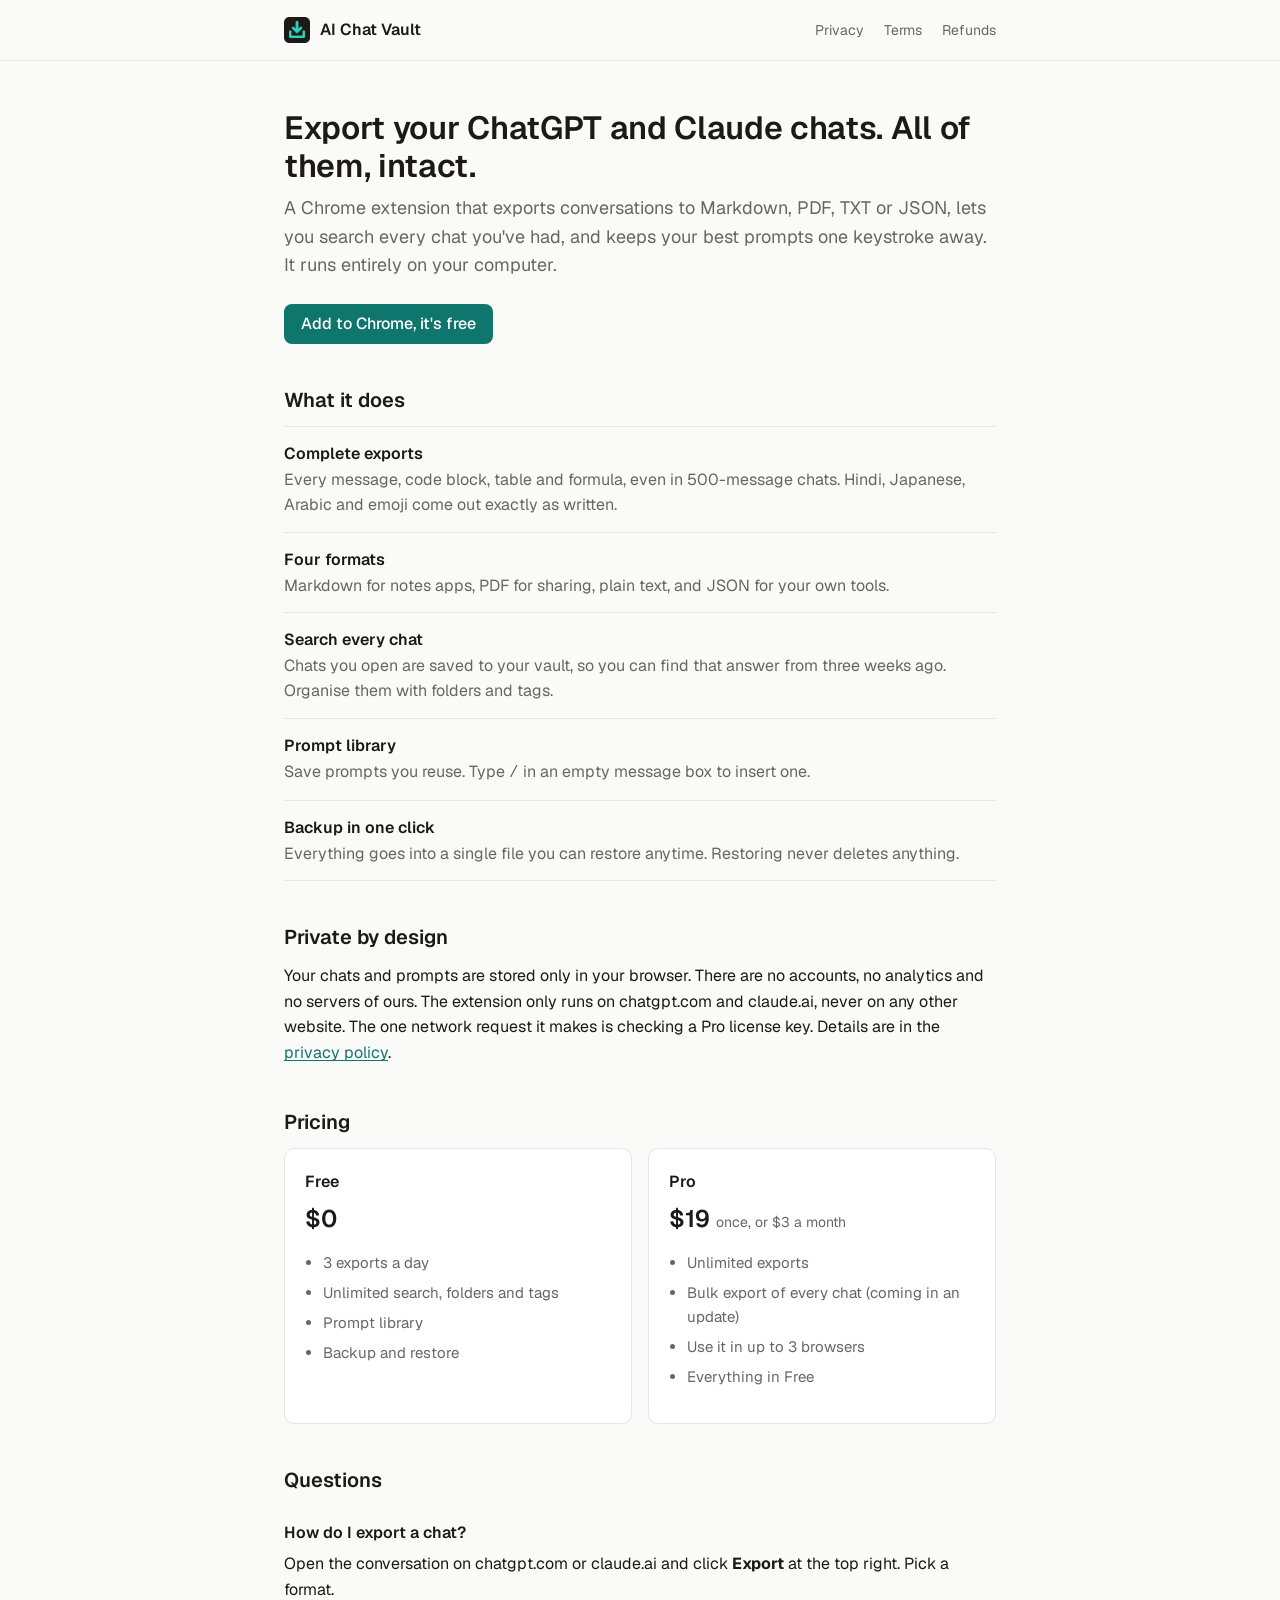
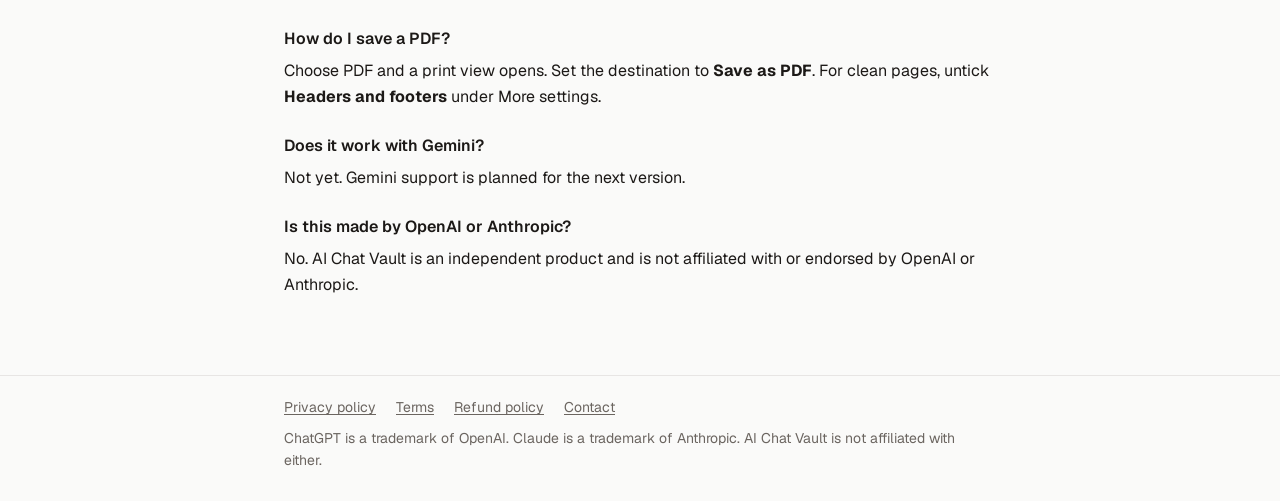
<file: index.html>
<!doctype html>
<html lang="en">
  <head>
    <meta charset="utf-8" />
    <meta http-equiv="refresh" content="0; url=ai-chat-vault/" />
    <link rel="canonical" href="ai-chat-vault/" />
    <title>AI Chat Vault</title>
  </head>
  <body>
    <p><a href="ai-chat-vault/">AI Chat Vault</a></p>
  </body>
</html>
</file>
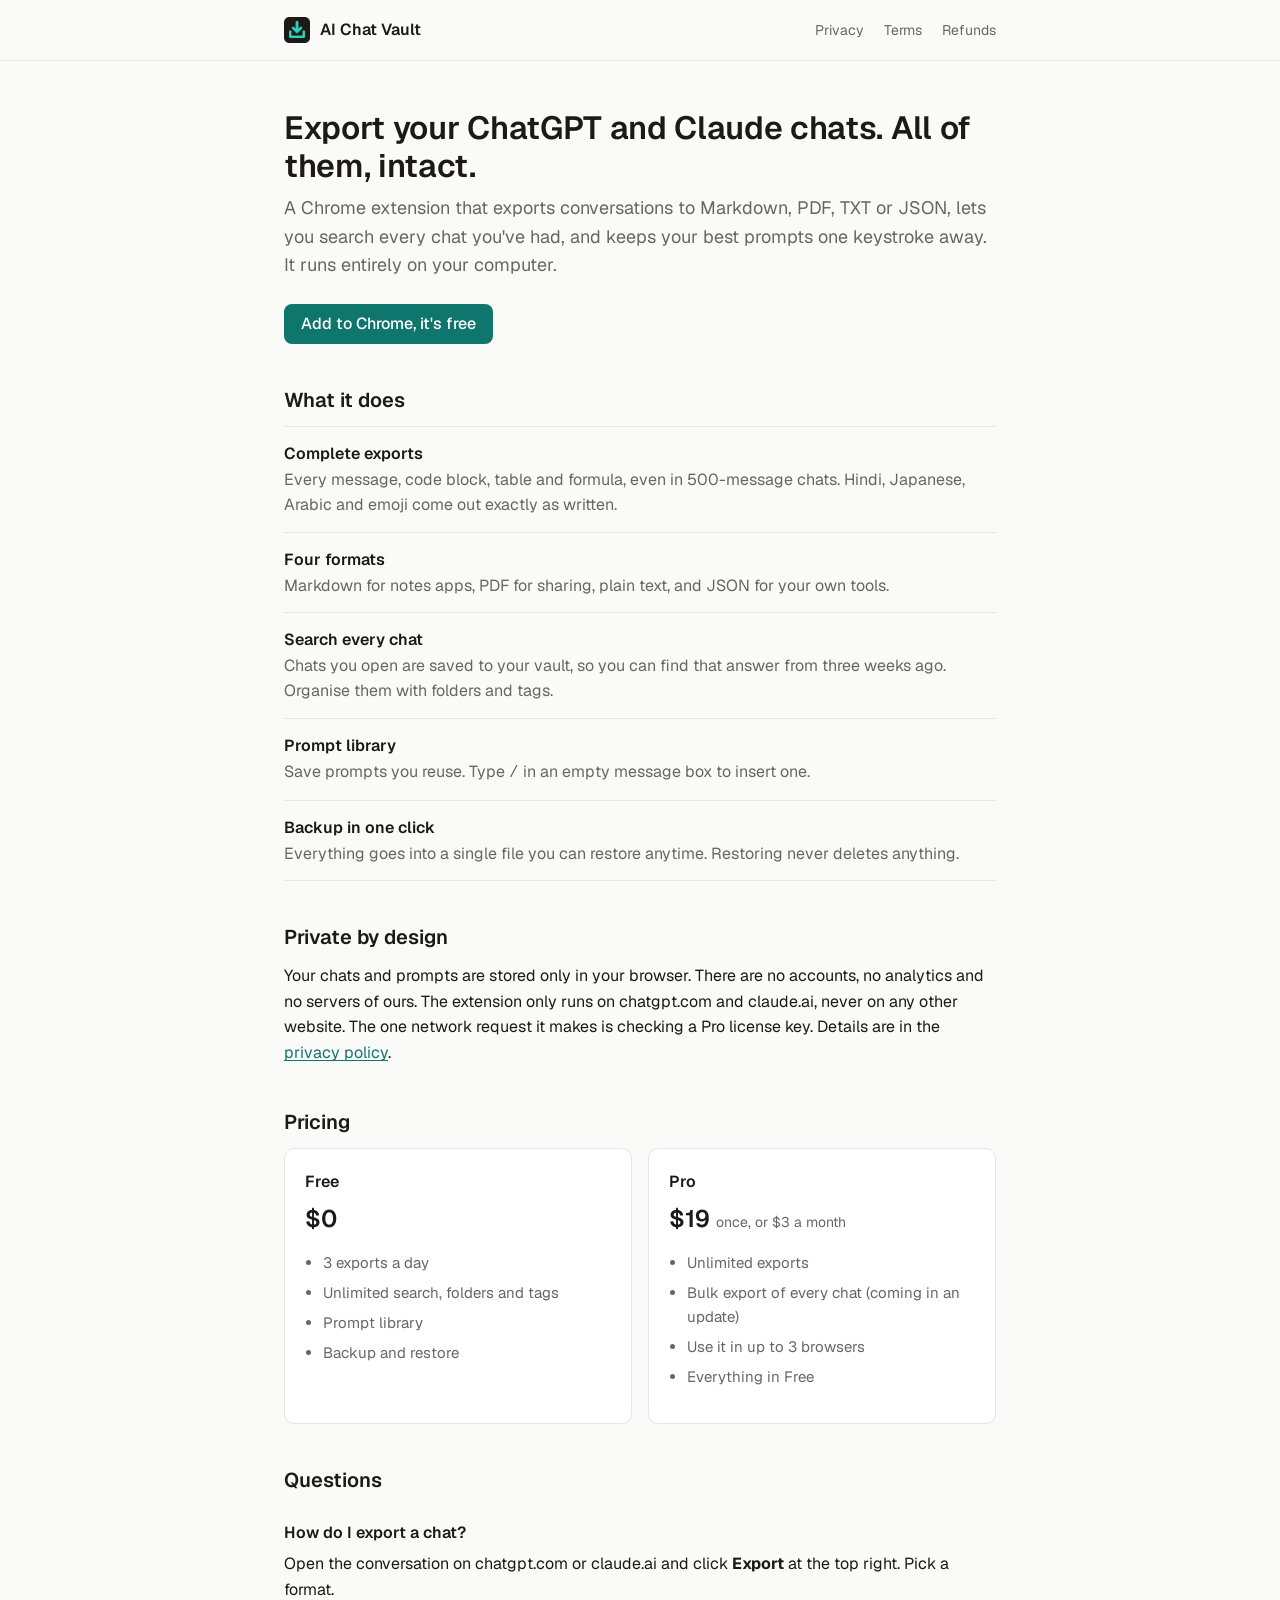
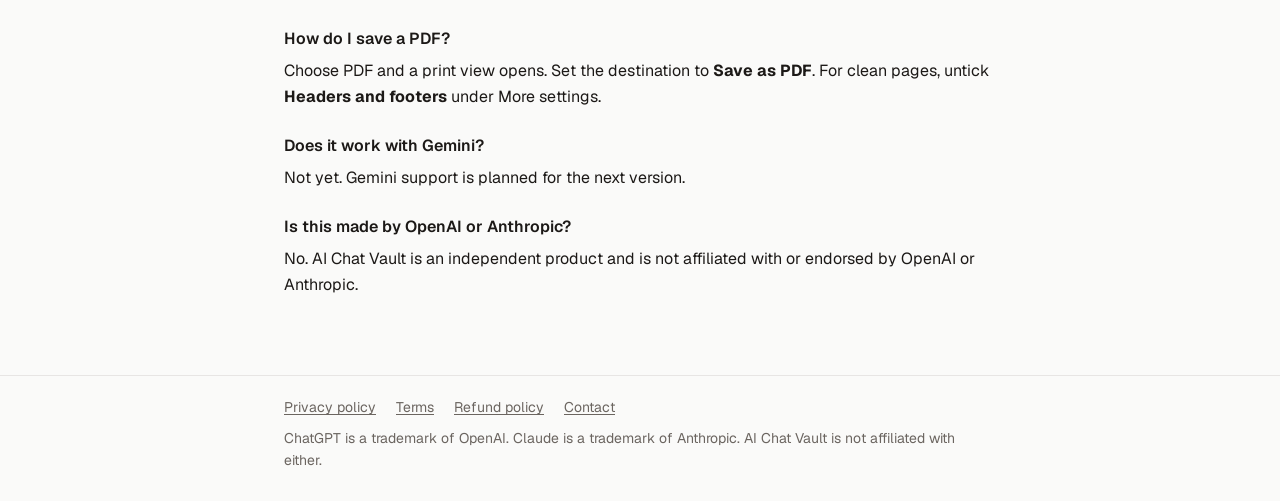
<file: ai-chat-vault/index.html>
<!doctype html>
<html lang="en">
  <head>
    <meta charset="utf-8" />
    <meta name="viewport" content="width=device-width, initial-scale=1" />
    <title>AI Chat Vault: export ChatGPT and Claude chats</title>
    <meta
      name="description"
      content="Export ChatGPT and Claude chats to Markdown, PDF, TXT or JSON, complete and unbroken. Search every chat and keep a prompt library. Everything stays on your computer."
    />
    <link rel="icon" href="assets/favicon.png" />
    <link rel="stylesheet" href="assets/style.css" />
  </head>
  <body>
    <header class="site-head">
      <div class="wrap">
        <a class="brand" href="./"><img src="assets/icon.png" alt="" />AI Chat Vault</a>
        <nav>
          <a href="privacy.html">Privacy</a>
          <a href="terms.html">Terms</a>
          <a href="refunds.html">Refunds</a>
        </nav>
      </div>
    </header>

    <main class="wrap">
      <h1>Export your ChatGPT and Claude chats. All of them, intact.</h1>
      <p class="lead">
        A Chrome extension that exports conversations to Markdown, PDF, TXT or JSON, lets you search every chat you've had,
        and keeps your best prompts one keystroke away. It runs entirely on your computer.
      </p>
      <div class="actions">
        <a class="button" href="https://chromewebstore.google.com/detail/mkbmkdjbajogfkhjmflkcaokahfikkgc">Add to Chrome, it's free</a>
      </div>

      <h2>What it does</h2>
      <ul class="features">
        <li>
          <strong>Complete exports</strong>
          <span>Every message, code block, table and formula, even in 500-message chats. Hindi, Japanese, Arabic and emoji come out exactly as written.</span>
        </li>
        <li>
          <strong>Four formats</strong>
          <span>Markdown for notes apps, PDF for sharing, plain text, and JSON for your own tools.</span>
        </li>
        <li>
          <strong>Search every chat</strong>
          <span>Chats you open are saved to your vault, so you can find that answer from three weeks ago. Organise them with folders and tags.</span>
        </li>
        <li>
          <strong>Prompt library</strong>
          <span>Save prompts you reuse. Type <code>/</code> in an empty message box to insert one.</span>
        </li>
        <li>
          <strong>Backup in one click</strong>
          <span>Everything goes into a single file you can restore anytime. Restoring never deletes anything.</span>
        </li>
      </ul>

      <h2>Private by design</h2>
      <p>
        Your chats and prompts are stored only in your browser. There are no accounts, no analytics and no servers of ours.
        The extension only runs on chatgpt.com and claude.ai, never on any other website. The one network request it
        makes is checking a Pro license key. Details are in the <a href="privacy.html">privacy policy</a>.
      </p>

      <h2 id="pricing">Pricing</h2>
      <div class="plans">
        <section class="plan">
          <h3>Free</h3>
          <p class="price">$0</p>
          <ul>
            <li>3 exports a day</li>
            <li>Unlimited search, folders and tags</li>
            <li>Prompt library</li>
            <li>Backup and restore</li>
          </ul>
        </section>
        <section class="plan">
          <h3>Pro</h3>
          <p class="price">$19 <small>once, or $3 a month</small></p>
          <ul>
            <li>Unlimited exports</li>
            <li>Bulk export of every chat (coming in an update)</li>
            <li>Use it in up to 3 browsers</li>
            <li>Everything in Free</li>
          </ul>
        </section>
      </div>

      <h2>Questions</h2>
      <h3>How do I export a chat?</h3>
      <p>Open the conversation on chatgpt.com or claude.ai and click <strong>Export</strong> at the top right. Pick a format.</p>
      <h3>How do I save a PDF?</h3>
      <p>
        Choose PDF and a print view opens. Set the destination to <strong>Save as PDF</strong>. For clean pages, untick
        <strong>Headers and footers</strong> under More settings.
      </p>
      <h3>Does it work with Gemini?</h3>
      <p>Not yet. Gemini support is planned for the next version.</p>
      <h3>Is this made by OpenAI or Anthropic?</h3>
      <p>No. AI Chat Vault is an independent product and is not affiliated with or endorsed by OpenAI or Anthropic.</p>
    </main>

    <footer class="site-foot">
      <div class="wrap">
        <a href="privacy.html">Privacy policy</a>
        <a href="terms.html">Terms</a>
        <a href="refunds.html">Refund policy</a>
        <a href="mailto:manhar05anand@gmail.com">Contact</a>
        <p>ChatGPT is a trademark of OpenAI. Claude is a trademark of Anthropic. AI Chat Vault is not affiliated with either.</p>
      </div>
    </footer>
  </body>
</html>
</file>
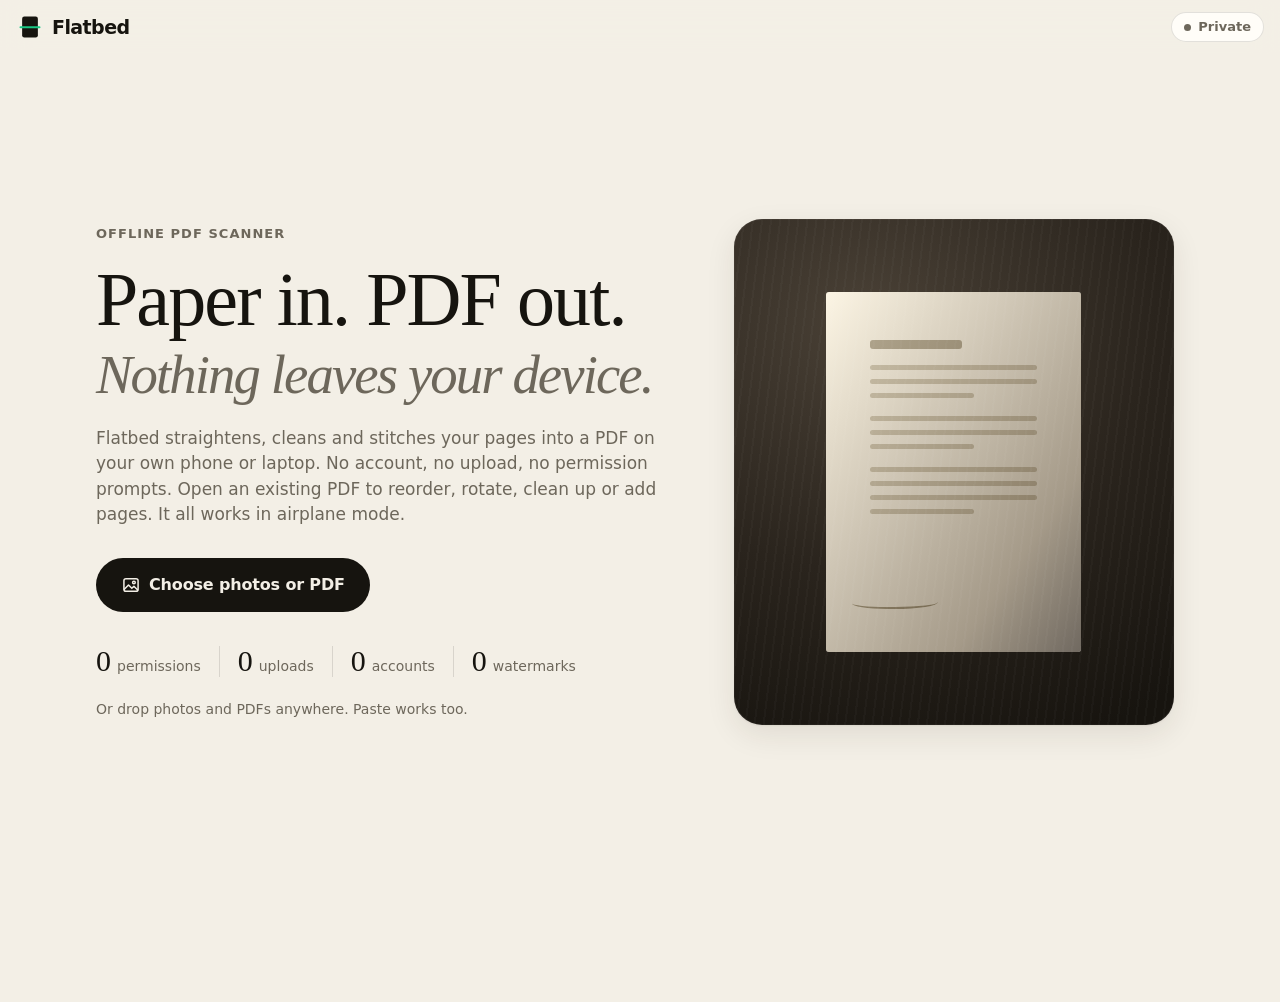
<file: flatbed/index.html>
<!doctype html>
<html lang="en">
<head>
  <meta charset="utf-8">
  <meta name="viewport" content="width=device-width, initial-scale=1, viewport-fit=cover">
  <meta http-equiv="Content-Security-Policy" content="default-src 'self'; script-src 'self'; style-src 'self'; img-src 'self' blob: data:; connect-src 'self'; font-src 'self' data: blob:; worker-src 'self'; manifest-src 'self'; object-src 'none'; base-uri 'none'; form-action 'none'">
  <meta name="referrer" content="no-referrer">
  <title>Flatbed: offline PDF scanner</title>
  <meta name="description" content="Scan paper to PDF on your own device. No account, no upload, no permissions. Works in airplane mode.">
  <meta name="theme-color" content="#f3efe6" media="(prefers-color-scheme: light)">
  <meta name="theme-color" content="#11100d" media="(prefers-color-scheme: dark)">
  <link rel="manifest" href="manifest.webmanifest">
  <link rel="icon" href="icons/icon.svg" type="image/svg+xml">
  <link rel="apple-touch-icon" href="icons/icon-180.png">
  <link rel="stylesheet" href="styles.css">
  <script type="module" src="app.js"></script>
</head>
<body>
  <header class="bar">
    <a class="brand" href="./" aria-label="Flatbed home">
      <svg viewBox="0 0 32 32" aria-hidden="true"><rect x="7" y="4" width="18" height="24" rx="2.5" class="b-page"/><rect x="4" y="15" width="24" height="2.4" rx="1.2" class="b-beam"/></svg>
      <span>Flatbed</span>
    </a>
    <div class="bar-right">
      <span class="status" id="status"><i></i><span>Private</span></span>
      <button class="btn ghost small" id="installBtn" hidden>Install</button>
    </div>
  </header>

  <main>
    <section class="hero" id="hero">
      <div class="hero-copy">
        <p class="eyebrow">Offline PDF scanner</p>
        <h1>Paper in. PDF out. <em>Nothing leaves your device.</em></h1>
        <p class="lede">Flatbed straightens, cleans and stitches your pages into a PDF on your own phone or laptop. No account, no upload, no permission prompts. Open an existing PDF to reorder, rotate, clean up or add pages. It all works in airplane mode.</p>
        <div class="cta">
          <button class="btn primary big" id="scanBtn">
            <svg viewBox="0 0 24 24" aria-hidden="true"><path d="M4 8.5A2.5 2.5 0 0 1 6.5 6h1.6l1.3-2h5.2l1.3 2h1.6A2.5 2.5 0 0 1 20 8.5v8a2.5 2.5 0 0 1-2.5 2.5h-11A2.5 2.5 0 0 1 4 16.5z"/><circle cx="12" cy="12.4" r="3.4"/></svg>
            <span>Scan a page</span>
          </button>
          <button class="btn big" id="importBtn">
            <svg viewBox="0 0 24 24" aria-hidden="true"><rect x="3.5" y="4.5" width="17" height="15" rx="2.5"/><path d="m4 17 5-5 4 4 2.5-2.5L20 18"/><circle cx="15.5" cy="9" r="1.6"/></svg>
            <span>From device</span>
          </button>
        </div>
        <ul class="zeros" aria-label="Privacy">
          <li><b>0</b><span>permissions</span></li>
          <li><b>0</b><span>uploads</span></li>
          <li><b>0</b><span>accounts</span></li>
          <li><b>0</b><span>watermarks</span></li>
        </ul>
        <p class="hint desktop-only">Or drop photos and PDFs anywhere. Paste works too.</p>
      </div>
      <div class="demo" aria-hidden="true">
        <div class="desk">
          <div class="paper">
            <div class="beam"></div>
            <i class="l h"></i><i class="l"></i><i class="l"></i><i class="l s"></i>
            <i class="l"></i><i class="l"></i><i class="l s"></i>
            <i class="l"></i><i class="l"></i><i class="l"></i><i class="l s"></i><i class="sig"></i>
          </div>
        </div>
      </div>
    </section>

    <section class="workspace" id="workspace" hidden>
      <div class="ws-head">
        <h2 id="docName">Scan</h2>
        <p id="docMeta" class="muted"></p>
      </div>
      <ol class="pages" id="pages"></ol>
    </section>
  </main>

  <footer class="dock" id="dock" hidden>
    <button class="btn" id="addBtn">
      <svg viewBox="0 0 24 24" aria-hidden="true"><path d="M12 5v14M5 12h14"/></svg>
      <span>Add page</span>
    </button>
    <button class="btn primary" id="exportBtn">
      <svg viewBox="0 0 24 24" aria-hidden="true"><path d="M7 3.5h7l4.5 4.5v11A1.5 1.5 0 0 1 17 20.5H7A1.5 1.5 0 0 1 5.5 19V5A1.5 1.5 0 0 1 7 3.5z"/><path d="M14 3.5V8h4.5M12 11v6m-2.5-2.5L12 17l2.5-2.5"/></svg>
      <span>Make PDF</span>
    </button>
  </footer>

  <input type="file" id="cameraInput" accept="image/*" capture="environment" hidden>
  <input type="file" id="fileInput" accept="image/*,application/pdf,.pdf" multiple hidden>

  <dialog class="sheet editor" id="editor" aria-labelledby="edTitle">
    <header class="sheet-head">
      <div class="seg" role="tablist" aria-label="Edit mode">
        <button role="tab" data-tab="crop" aria-selected="true">Corners</button>
        <button role="tab" data-tab="look" aria-selected="false">Look</button>
        <button role="tab" data-tab="mark" aria-selected="false">Mark up</button>
      </div>
      <h2 id="edTitle" class="ed-title">Page 1</h2>
      <button class="btn primary small" id="edDone">Done</button>
    </header>

    <div class="stage" id="stage">
      <div class="frame" id="frame">
        <img id="edImg" alt="" draggable="false">
        <svg id="edSvg" preserveAspectRatio="none" aria-hidden="true">
          <path class="shade" fill-rule="evenodd"/>
          <polygon class="edge"/>
        </svg>
        <button class="handle" data-i="0" aria-label="Top-left corner"></button>
        <button class="handle" data-i="1" aria-label="Top-right corner"></button>
        <button class="handle" data-i="2" aria-label="Bottom-right corner"></button>
        <button class="handle" data-i="3" aria-label="Bottom-left corner"></button>
        <div class="loupe" id="loupe" hidden></div>
        <div class="beam-wrap"><div class="beam"></div></div>
      </div>
    </div>

    <div class="tools" data-for="crop">
      <p class="muted tool-hint">Drag the corners to the edges of the page.</p>
      <div class="tool-row">
        <button class="btn small" id="edAuto">
          <svg viewBox="0 0 24 24" aria-hidden="true"><path d="M4 8V5.5A1.5 1.5 0 0 1 5.5 4H8m8 0h2.5A1.5 1.5 0 0 1 20 5.5V8m0 8v2.5a1.5 1.5 0 0 1-1.5 1.5H16m-8 0H5.5A1.5 1.5 0 0 1 4 18.5V16"/><path d="m9 12 2 2 4-4"/></svg>
          <span>Auto-detect</span>
        </button>
        <button class="btn small" id="edFull">
          <svg viewBox="0 0 24 24" aria-hidden="true"><rect x="4" y="4" width="16" height="16" rx="1.5"/></svg>
          <span>Whole photo</span>
        </button>
      </div>
    </div>

    <div class="tools" data-for="look" hidden>
      <div class="chips" id="chips" role="radiogroup" aria-label="Look"></div>
      <p class="muted tool-hint" id="lookHint" hidden>Original keeps the PDF page as it is, with sharp, selectable text. The other looks turn it into a cleaned-up image.</p>
      <div class="tool-row">
        <button class="btn small" id="edRotate">
          <svg viewBox="0 0 24 24" aria-hidden="true"><path d="M19.5 12A7.5 7.5 0 1 1 17 6.4"/><path d="M19 3.5v4h-4"/></svg>
          <span>Rotate</span>
        </button>
      </div>
    </div>

    <div class="tools" data-for="mark" hidden>
      <div class="mark-tools" role="toolbar" aria-label="Mark up tools">
        <button class="tool" data-tool="select" aria-pressed="true">
          <svg viewBox="0 0 24 24" aria-hidden="true"><path d="M6 4.5 18 12l-5.2 1.3L10 18.5z"/></svg><span>Move</span>
        </button>
        <button class="tool" data-tool="text" aria-pressed="false">
          <svg viewBox="0 0 24 24" aria-hidden="true"><path d="M5.5 6.5V5h13v1.5M12 5v14m-3 0h6"/></svg><span>Text</span>
        </button>
        <button class="tool" data-tool="pen" aria-pressed="false">
          <svg viewBox="0 0 24 24" aria-hidden="true"><path d="m14.5 5.5 4 4L9 19H5v-4z"/><path d="m12.5 7.5 4 4"/></svg><span>Draw</span>
        </button>
        <button class="tool" data-tool="highlight" aria-pressed="false">
          <svg viewBox="0 0 24 24" aria-hidden="true"><path d="m9 14 6.5-9.5 4 3L13 17z"/><path d="m9 14-2 2.5 1.5 1.5H11l2-1M4 20.5h16"/></svg><span>Highlight</span>
        </button>
        <button class="tool" id="mkSign">
          <svg viewBox="0 0 24 24" aria-hidden="true"><path d="M3.5 16.5c2.5-6 4.5-9 6-9 2.5 0-1.5 9 1 9 1.5 0 2.5-3 4-3s1 2.5 2.5 2.5c.8 0 1.6-.5 2.5-1.5M4 20.5h16"/></svg><span>Sign</span>
        </button>
        <button class="tool" id="mkDate">
          <svg viewBox="0 0 24 24" aria-hidden="true"><rect x="4" y="5.5" width="16" height="14" rx="2"/><path d="M4 10h16M8.5 3.5v4m7-4v4"/></svg><span>Date</span>
        </button>
      </div>
      <div class="tool-row mark-row">
        <div class="swatches" id="mkColors"></div>
        <div class="seg sizes" aria-label="Size">
          <button data-size="s" aria-selected="false" aria-label="Small">S</button>
          <button data-size="m" aria-selected="true" aria-label="Medium">M</button>
          <button data-size="l" aria-selected="false" aria-label="Large">L</button>
        </div>
        <span class="spacer"></span>
        <button class="icon-btn" id="mkUndo" aria-label="Undo"><svg viewBox="0 0 24 24" aria-hidden="true"><path d="M9 7.5 4.5 12 9 16.5"/><path d="M5 12h9.5a5 5 0 0 1 0 10H12"/></svg></button>
        <button class="icon-btn" id="mkDelete" aria-label="Delete selected mark"><svg viewBox="0 0 24 24" aria-hidden="true"><path d="M5 7h14M10 7V5h4v2m-7 0 .8 11.2A1.5 1.5 0 0 0 9.3 19.6h5.4a1.5 1.5 0 0 0 1.5-1.4L17 7"/></svg></button>
      </div>
    </div>

    <footer class="sheet-foot">
      <button class="icon-btn" id="edLeft" aria-label="Move page earlier"><svg viewBox="0 0 24 24" aria-hidden="true"><path d="m14.5 6-6 6 6 6"/></svg></button>
      <button class="icon-btn" id="edRight" aria-label="Move page later"><svg viewBox="0 0 24 24" aria-hidden="true"><path d="m9.5 6 6 6-6 6"/></svg></button>
      <span class="spacer"></span>
      <button class="btn small danger" id="edDelete">
        <svg viewBox="0 0 24 24" aria-hidden="true"><path d="M5 7h14M10 7V5h4v2m-7 0 .8 11.2A1.5 1.5 0 0 0 9.3 19.6h5.4a1.5 1.5 0 0 0 1.5-1.4L17 7"/></svg>
        <span>Delete page</span>
      </button>
    </footer>
  </dialog>

  <dialog class="sheet exporter" id="exporter" aria-labelledby="exTitle">
    <header class="sheet-head">
      <h2 id="exTitle">Make PDF</h2>
      <button class="icon-btn" id="exClose" aria-label="Close"><svg viewBox="0 0 24 24" aria-hidden="true"><path d="m6 6 12 12M18 6 6 18"/></svg></button>
    </header>
    <div class="ex-body">
      <label class="field">
        <span>File name</span>
        <input id="exName" type="text" autocomplete="off" spellcheck="false" enterkeyhint="done">
      </label>
      <fieldset class="field">
        <legend>Page size</legend>
        <div class="seg wide" id="exSize">
          <label><input type="radio" name="size" value="a4" checked><span>A4</span></label>
          <label><input type="radio" name="size" value="letter"><span>Letter</span></label>
          <label><input type="radio" name="size" value="fit"><span>Fit to scan</span></label>
        </div>
      </fieldset>
      <fieldset class="field">
        <legend>Quality</legend>
        <div class="seg wide" id="exQuality">
          <label><input type="radio" name="quality" value="small"><span>Small</span></label>
          <label><input type="radio" name="quality" value="balanced" checked><span>Balanced</span></label>
          <label><input type="radio" name="quality" value="high"><span>Sharp</span></label>
        </div>
      </fieldset>
      <p class="estimate" id="exEstimate"></p>
    </div>
    <footer class="sheet-foot ex-foot">
      <button class="btn" id="exShare" hidden>
        <svg viewBox="0 0 24 24" aria-hidden="true"><path d="M12 15V4m-4 4 4-4 4 4"/><path d="M7 11H6a1.5 1.5 0 0 0-1.5 1.5v6A1.5 1.5 0 0 0 6 20h12a1.5 1.5 0 0 0 1.5-1.5v-6A1.5 1.5 0 0 0 18 11h-1"/></svg>
        <span>Share</span>
      </button>
      <button class="btn primary" id="exDownload">
        <svg viewBox="0 0 24 24" aria-hidden="true"><path d="M12 4v11m-4-4 4 4 4-4M5 19.5h14"/></svg>
        <span>Download PDF</span>
      </button>
    </footer>
  </dialog>

  <dialog class="sheet signer" id="signer" aria-labelledby="sgTitle">
    <header class="sheet-head">
      <h2 id="sgTitle">Your signature</h2>
      <button class="icon-btn" id="sgClose" aria-label="Close"><svg viewBox="0 0 24 24" aria-hidden="true"><path d="m6 6 12 12M18 6 6 18"/></svg></button>
    </header>
    <div class="sg-body">
      <div class="sg-saved" id="sgSaved" hidden>
        <button class="sg-saved-use" id="sgSavedUse"><img id="sgSavedImg" alt="Saved signature"><span>Use saved signature</span></button>
        <button class="btn ghost small" id="sgForget">Forget</button>
      </div>
      <canvas class="sg-pad" id="sgPad" aria-label="Signature pad"></canvas>
      <p class="muted sg-hint">Sign above with your finger, a stylus or the mouse.</p>
      <label class="sg-remember"><input type="checkbox" id="sgRemember"> Remember it on this device</label>
    </div>
    <footer class="sheet-foot">
      <button class="btn" id="sgClear">Clear</button>
      <span class="spacer"></span>
      <button class="btn primary" id="sgUse" disabled>Use signature</button>
    </footer>
  </dialog>

  <dialog class="sheet adder" id="adder" aria-label="Add pages">
    <div class="adder-body">
      <button class="choice" id="addCamera">
        <svg viewBox="0 0 24 24" aria-hidden="true"><path d="M4 8.5A2.5 2.5 0 0 1 6.5 6h1.6l1.3-2h5.2l1.3 2h1.6A2.5 2.5 0 0 1 20 8.5v8a2.5 2.5 0 0 1-2.5 2.5h-11A2.5 2.5 0 0 1 4 16.5z"/><circle cx="12" cy="12.4" r="3.4"/></svg>
        <span><b>Camera</b><small>Photograph a page</small></span>
      </button>
      <button class="choice" id="addDevice">
        <svg viewBox="0 0 24 24" aria-hidden="true"><path d="M3.5 7.5A2 2 0 0 1 5.5 5.5h4l2 2h7a2 2 0 0 1 2 2v8a2 2 0 0 1-2 2h-13a2 2 0 0 1-2-2z"/></svg>
        <span><b>From device</b><small>Photos or PDF files</small></span>
      </button>
      <button class="btn ghost" id="addCancel">Cancel</button>
    </div>
  </dialog>

  <div class="drop" id="drop" hidden><div><b>Drop to add</b><span>Photos and PDFs stay on this device</span></div></div>
  <div class="toasts" id="toasts" role="status" aria-live="polite"></div>
</body>
</html>
</file>
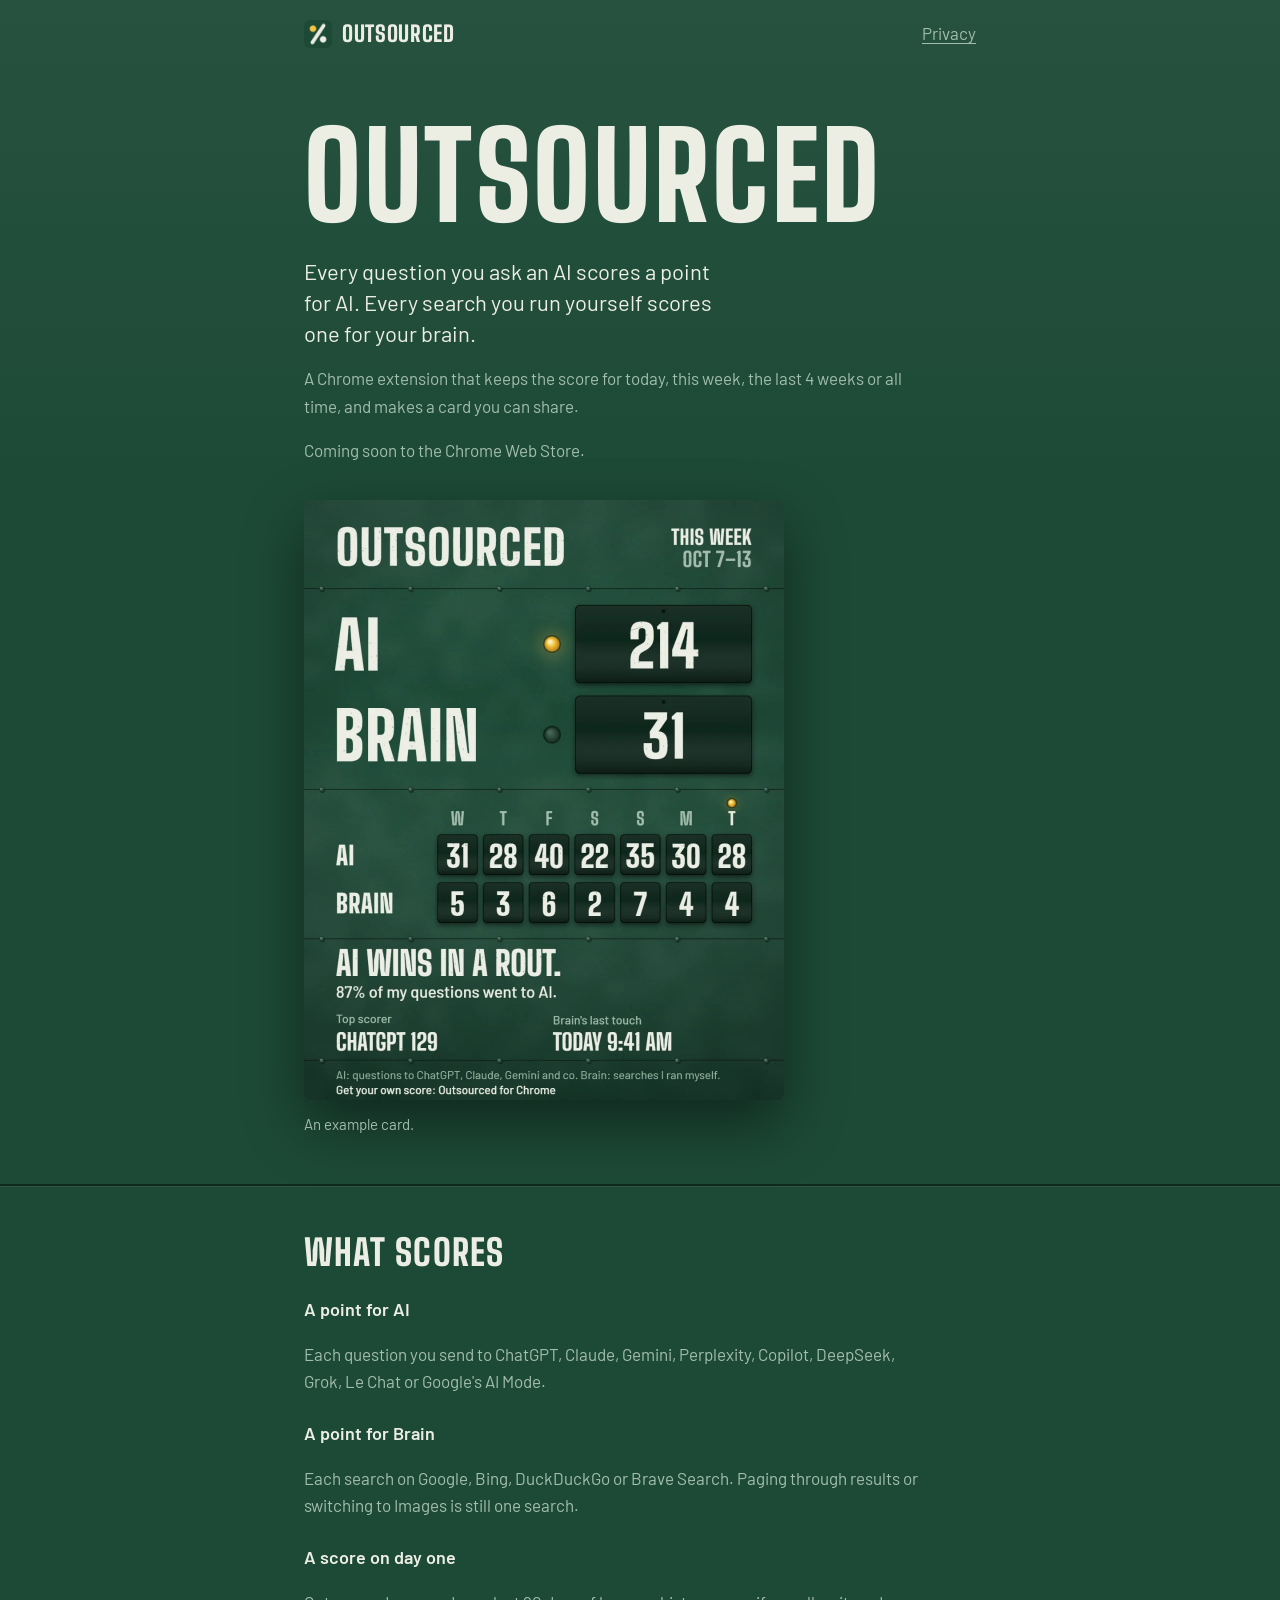
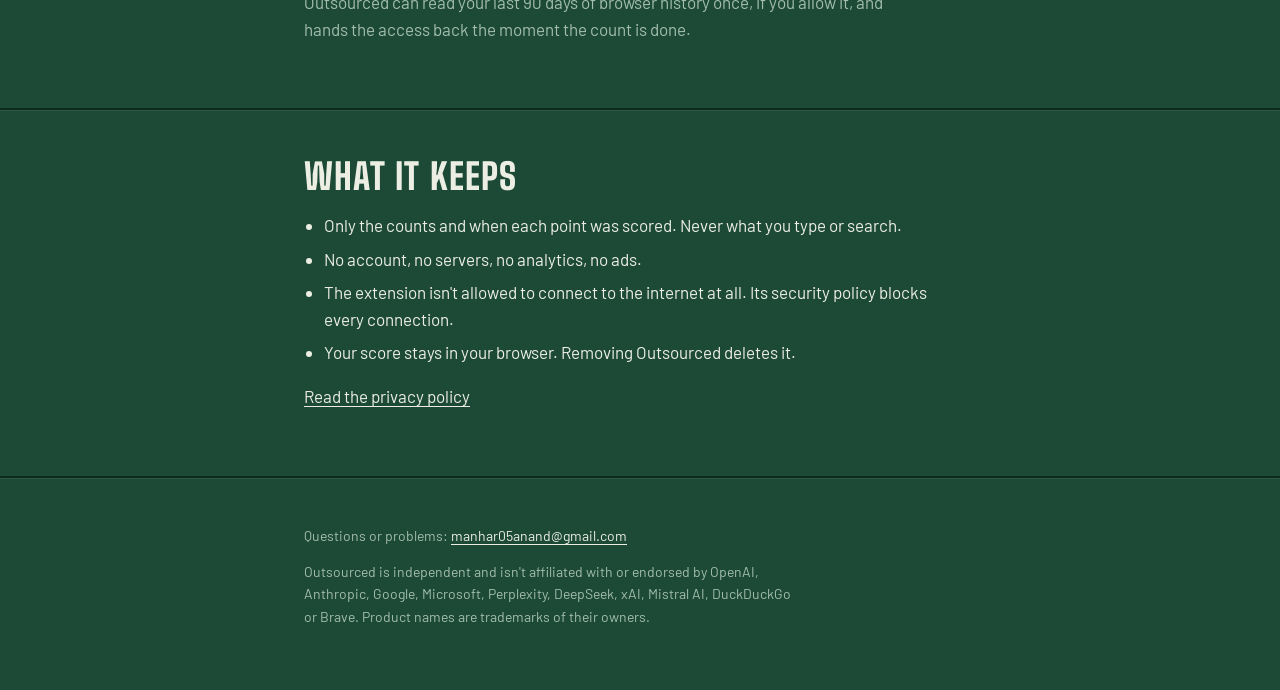
<file: outsourced/index.html>
<!doctype html>
<html lang="en">
  <head>
    <meta charset="utf-8" />
    <meta name="viewport" content="width=device-width, initial-scale=1" />
    <title>Outsourced: AI vs Brain scoreboard</title>
    <meta
      name="description"
      content="A Chrome extension that counts the questions you ask AI against the searches you run yourself. Counts only. Nothing leaves your browser."
    />
    <meta property="og:title" content="Outsourced: AI vs Brain scoreboard" />
    <meta property="og:description" content="How much of your thinking do you hand to AI? Outsourced keeps score." />
    <meta property="og:image" content="https://manhar53.github.io/outsourced/assets/card.webp" />
    <link rel="icon" href="assets/favicon.png" />
    <link rel="stylesheet" href="assets/style.css" />
  </head>
  <body>
    <header class="site-head">
      <div class="wrap">
        <a class="brand painted" href="./"><img src="assets/icon.png" alt="" />Outsourced</a>
        <nav><a href="privacy.html">Privacy</a></nav>
      </div>
    </header>

    <main>
      <div class="wrap">
        <section>
          <h1>Outsourced</h1>
          <p class="lead">
            Every question you ask an AI scores a point for AI. Every search you run yourself scores one for your brain.
          </p>
          <p class="muted">
            A Chrome extension that keeps the score for today, this week, the last 4 weeks or all time, and makes a card
            you can share.
          </p>
          <!-- Swap this for the store link once the listing is approved. -->
          <p class="muted">Coming soon to the Chrome Web Store.</p>
          <figure class="card">
            <img src="assets/card.webp" width="1080" height="1350" alt="An example scoreboard card: AI 214, Brain 31 this week. AI wins in a rout." />
            <figcaption>An example card.</figcaption>
          </figure>
        </section>
      </div>

      <div class="seam"></div>
      <div class="wrap">
        <section>
          <h2>What scores</h2>
          <h3>A point for AI</h3>
          <p class="muted">
            Each question you send to ChatGPT, Claude, Gemini, Perplexity, Copilot, DeepSeek, Grok, Le Chat or Google's AI
            Mode.
          </p>
          <h3>A point for Brain</h3>
          <p class="muted">
            Each search on Google, Bing, DuckDuckGo or Brave Search. Paging through results or switching to Images is still
            one search.
          </p>
          <h3>A score on day one</h3>
          <p class="muted">
            Outsourced can read your last 90 days of browser history once, if you allow it, and hands the access back the
            moment the count is done.
          </p>
        </section>
      </div>

      <div class="seam"></div>
      <div class="wrap">
        <section>
          <h2>What it keeps</h2>
          <ul>
            <li>Only the counts and when each point was scored. Never what you type or search.</li>
            <li>No account, no servers, no analytics, no ads.</li>
            <li>The extension isn't allowed to connect to the internet at all. Its security policy blocks every connection.</li>
            <li>Your score stays in your browser. Removing Outsourced deletes it.</li>
          </ul>
          <p><a href="privacy.html">Read the privacy policy</a></p>
        </section>
      </div>
    </main>

    <div class="seam"></div>
    <footer>
      <div class="wrap">
        <p>Questions or problems: <a href="mailto:manhar05anand@gmail.com">manhar05anand@gmail.com</a></p>
        <p>
          Outsourced is independent and isn't affiliated with or endorsed by OpenAI, Anthropic, Google, Microsoft,
          Perplexity, DeepSeek, xAI, Mistral AI, DuckDuckGo or Brave. Product names are trademarks of their owners.
        </p>
      </div>
    </footer>
  </body>
</html>
</file>
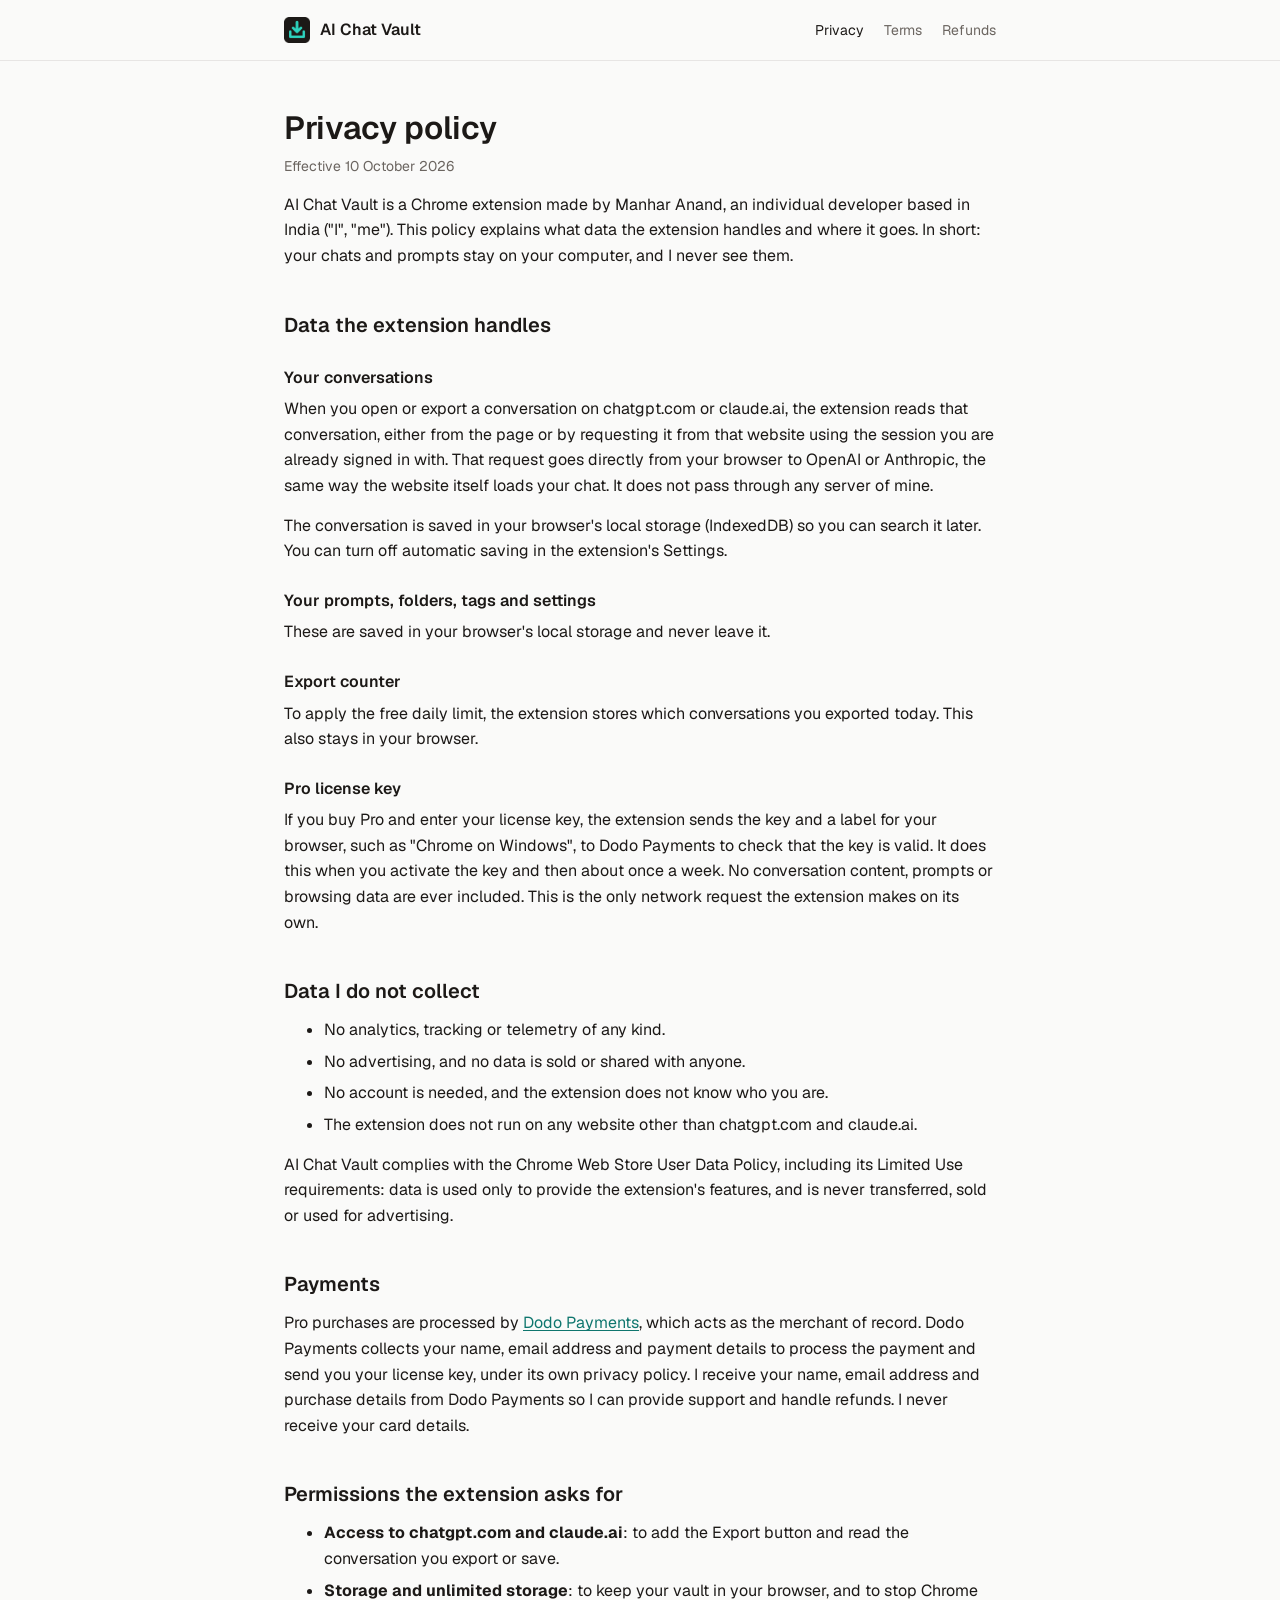
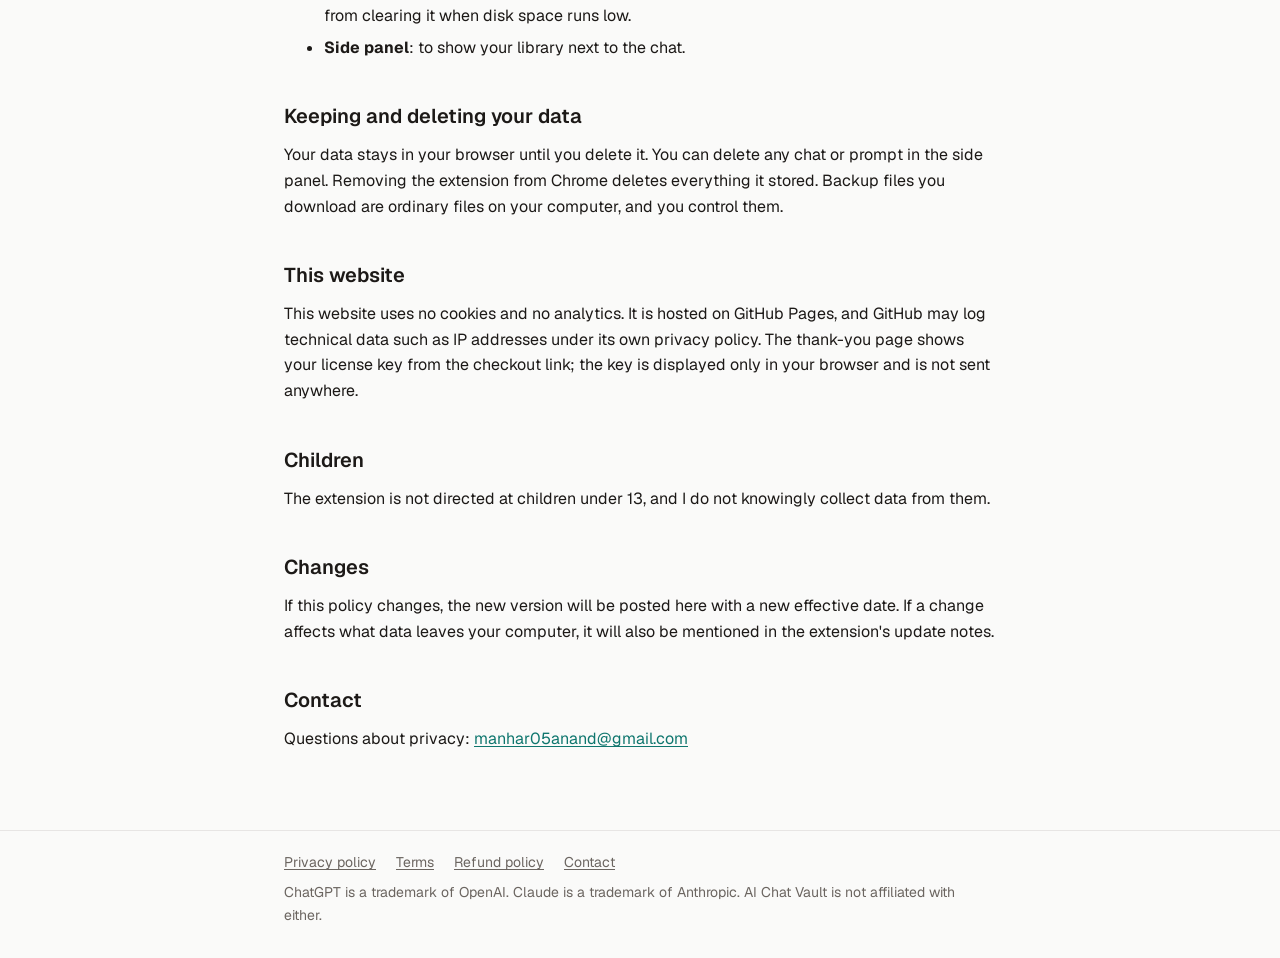
<file: ai-chat-vault/privacy.html>
<!doctype html>
<html lang="en">
  <head>
    <meta charset="utf-8" />
    <meta name="viewport" content="width=device-width, initial-scale=1" />
    <title>Privacy policy · AI Chat Vault</title>
    <meta name="description" content="How AI Chat Vault handles your data: everything stays on your computer." />
    <link rel="icon" href="assets/favicon.png" />
    <link rel="stylesheet" href="assets/style.css" />
  </head>
  <body>
    <header class="site-head">
      <div class="wrap">
        <a class="brand" href="./"><img src="assets/icon.png" alt="" />AI Chat Vault</a>
        <nav>
          <a href="privacy.html" aria-current="page">Privacy</a>
          <a href="terms.html">Terms</a>
          <a href="refunds.html">Refunds</a>
        </nav>
      </div>
    </header>

    <main class="wrap">
      <h1>Privacy policy</h1>
      <p class="meta">Effective 10 October 2026</p>

      <p>
        AI Chat Vault is a Chrome extension made by Manhar Anand, an individual developer based in India ("I", "me").
        This policy explains what data the extension handles and where it goes. In short: your chats and prompts stay on
        your computer, and I never see them.
      </p>

      <h2>Data the extension handles</h2>
      <h3>Your conversations</h3>
      <p>
        When you open or export a conversation on chatgpt.com or claude.ai, the extension reads that conversation, either
        from the page or by requesting it from that website using the session you are already signed in with. That
        request goes directly from your browser to OpenAI or Anthropic, the same way the website itself loads your chat.
        It does not pass through any server of mine.
      </p>
      <p>
        The conversation is saved in your browser's local storage (IndexedDB) so you can search it later. You can turn off
        automatic saving in the extension's Settings.
      </p>

      <h3>Your prompts, folders, tags and settings</h3>
      <p>These are saved in your browser's local storage and never leave it.</p>

      <h3>Export counter</h3>
      <p>To apply the free daily limit, the extension stores which conversations you exported today. This also stays in your browser.</p>

      <h3>Pro license key</h3>
      <p>
        If you buy Pro and enter your license key, the extension sends the key and a label for your browser, such as
        "Chrome on Windows", to Dodo Payments to check that the key is valid. It does this when you activate the key and
        then about once a week. No conversation content, prompts or browsing data are ever included. This is the only
        network request the extension makes on its own.
      </p>

      <h2>Data I do not collect</h2>
      <ul>
        <li>No analytics, tracking or telemetry of any kind.</li>
        <li>No advertising, and no data is sold or shared with anyone.</li>
        <li>No account is needed, and the extension does not know who you are.</li>
        <li>The extension does not run on any website other than chatgpt.com and claude.ai.</li>
      </ul>
      <p>
        AI Chat Vault complies with the Chrome Web Store User Data Policy, including its Limited Use requirements: data is
        used only to provide the extension's features, and is never transferred, sold or used for advertising.
      </p>

      <h2>Payments</h2>
      <p>
        Pro purchases are processed by <a href="https://dodopayments.com">Dodo Payments</a>, which acts as the merchant of
        record. Dodo Payments collects your name, email address and payment details to process the payment and send you
        your license key, under its own privacy policy. I receive your name, email address and purchase details from Dodo
        Payments so I can provide support and handle refunds. I never receive your card details.
      </p>

      <h2>Permissions the extension asks for</h2>
      <ul>
        <li><strong>Access to chatgpt.com and claude.ai</strong>: to add the Export button and read the conversation you export or save.</li>
        <li><strong>Storage and unlimited storage</strong>: to keep your vault in your browser, and to stop Chrome from clearing it when disk space runs low.</li>
        <li><strong>Side panel</strong>: to show your library next to the chat.</li>
      </ul>

      <h2>Keeping and deleting your data</h2>
      <p>
        Your data stays in your browser until you delete it. You can delete any chat or prompt in the side panel. Removing
        the extension from Chrome deletes everything it stored. Backup files you download are ordinary files on your
        computer, and you control them.
      </p>

      <h2>This website</h2>
      <p>
        This website uses no cookies and no analytics. It is hosted on GitHub Pages, and GitHub may log technical data such
        as IP addresses under its own privacy policy. The thank-you page shows your license key from the checkout link; the
        key is displayed only in your browser and is not sent anywhere.
      </p>

      <h2>Children</h2>
      <p>The extension is not directed at children under 13, and I do not knowingly collect data from them.</p>

      <h2>Changes</h2>
      <p>
        If this policy changes, the new version will be posted here with a new effective date. If a change affects what
        data leaves your computer, it will also be mentioned in the extension's update notes.
      </p>

      <h2>Contact</h2>
      <p>Questions about privacy: <a href="mailto:manhar05anand@gmail.com">manhar05anand@gmail.com</a></p>
    </main>

    <footer class="site-foot">
      <div class="wrap">
        <a href="privacy.html">Privacy policy</a>
        <a href="terms.html">Terms</a>
        <a href="refunds.html">Refund policy</a>
        <a href="mailto:manhar05anand@gmail.com">Contact</a>
        <p>ChatGPT is a trademark of OpenAI. Claude is a trademark of Anthropic. AI Chat Vault is not affiliated with either.</p>
      </div>
    </footer>
  </body>
</html>
</file>
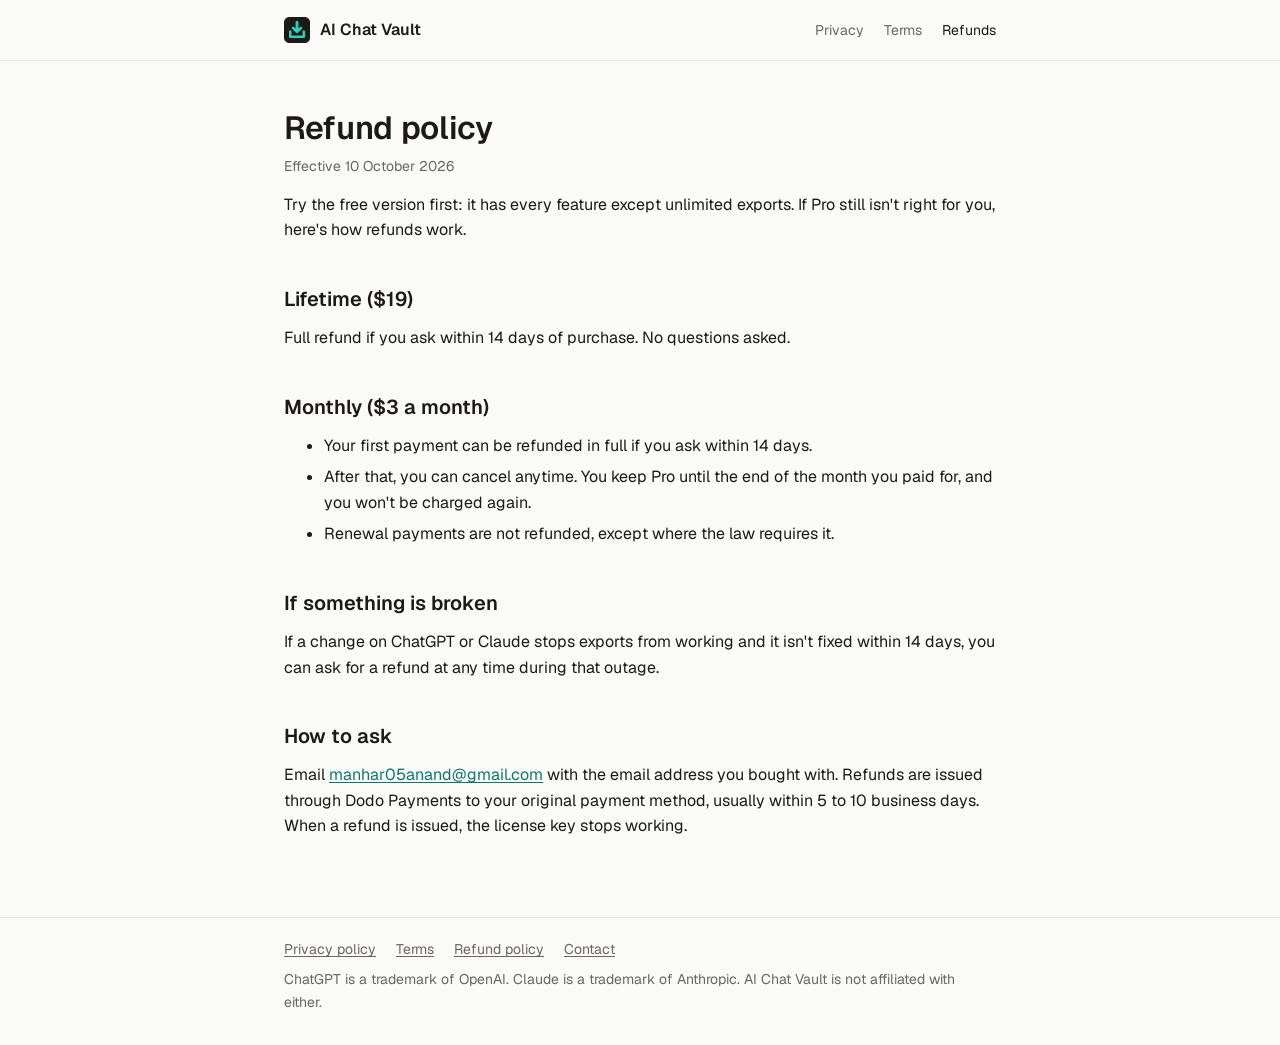
<file: ai-chat-vault/refunds.html>
<!doctype html>
<html lang="en">
  <head>
    <meta charset="utf-8" />
    <meta name="viewport" content="width=device-width, initial-scale=1" />
    <title>Refund policy · AI Chat Vault</title>
    <meta name="description" content="Refunds for AI Chat Vault Pro." />
    <link rel="icon" href="assets/favicon.png" />
    <link rel="stylesheet" href="assets/style.css" />
  </head>
  <body>
    <header class="site-head">
      <div class="wrap">
        <a class="brand" href="./"><img src="assets/icon.png" alt="" />AI Chat Vault</a>
        <nav>
          <a href="privacy.html">Privacy</a>
          <a href="terms.html">Terms</a>
          <a href="refunds.html" aria-current="page">Refunds</a>
        </nav>
      </div>
    </header>

    <main class="wrap">
      <h1>Refund policy</h1>
      <p class="meta">Effective 10 October 2026</p>

      <p>Try the free version first: it has every feature except unlimited exports. If Pro still isn't right for you, here's how refunds work.</p>

      <h2>Lifetime ($19)</h2>
      <p>Full refund if you ask within 14 days of purchase. No questions asked.</p>

      <h2>Monthly ($3 a month)</h2>
      <ul>
        <li>Your first payment can be refunded in full if you ask within 14 days.</li>
        <li>After that, you can cancel anytime. You keep Pro until the end of the month you paid for, and you won't be charged again.</li>
        <li>Renewal payments are not refunded, except where the law requires it.</li>
      </ul>

      <h2>If something is broken</h2>
      <p>
        If a change on ChatGPT or Claude stops exports from working and it isn't fixed within 14 days, you can ask for a
        refund at any time during that outage.
      </p>

      <h2>How to ask</h2>
      <p>
        Email <a href="mailto:manhar05anand@gmail.com">manhar05anand@gmail.com</a> with the email address you bought with.
        Refunds are issued through Dodo Payments to your original payment method, usually within 5 to 10 business days.
        When a refund is issued, the license key stops working.
      </p>
    </main>

    <footer class="site-foot">
      <div class="wrap">
        <a href="privacy.html">Privacy policy</a>
        <a href="terms.html">Terms</a>
        <a href="refunds.html">Refund policy</a>
        <a href="mailto:manhar05anand@gmail.com">Contact</a>
        <p>ChatGPT is a trademark of OpenAI. Claude is a trademark of Anthropic. AI Chat Vault is not affiliated with either.</p>
      </div>
    </footer>
  </body>
</html>
</file>
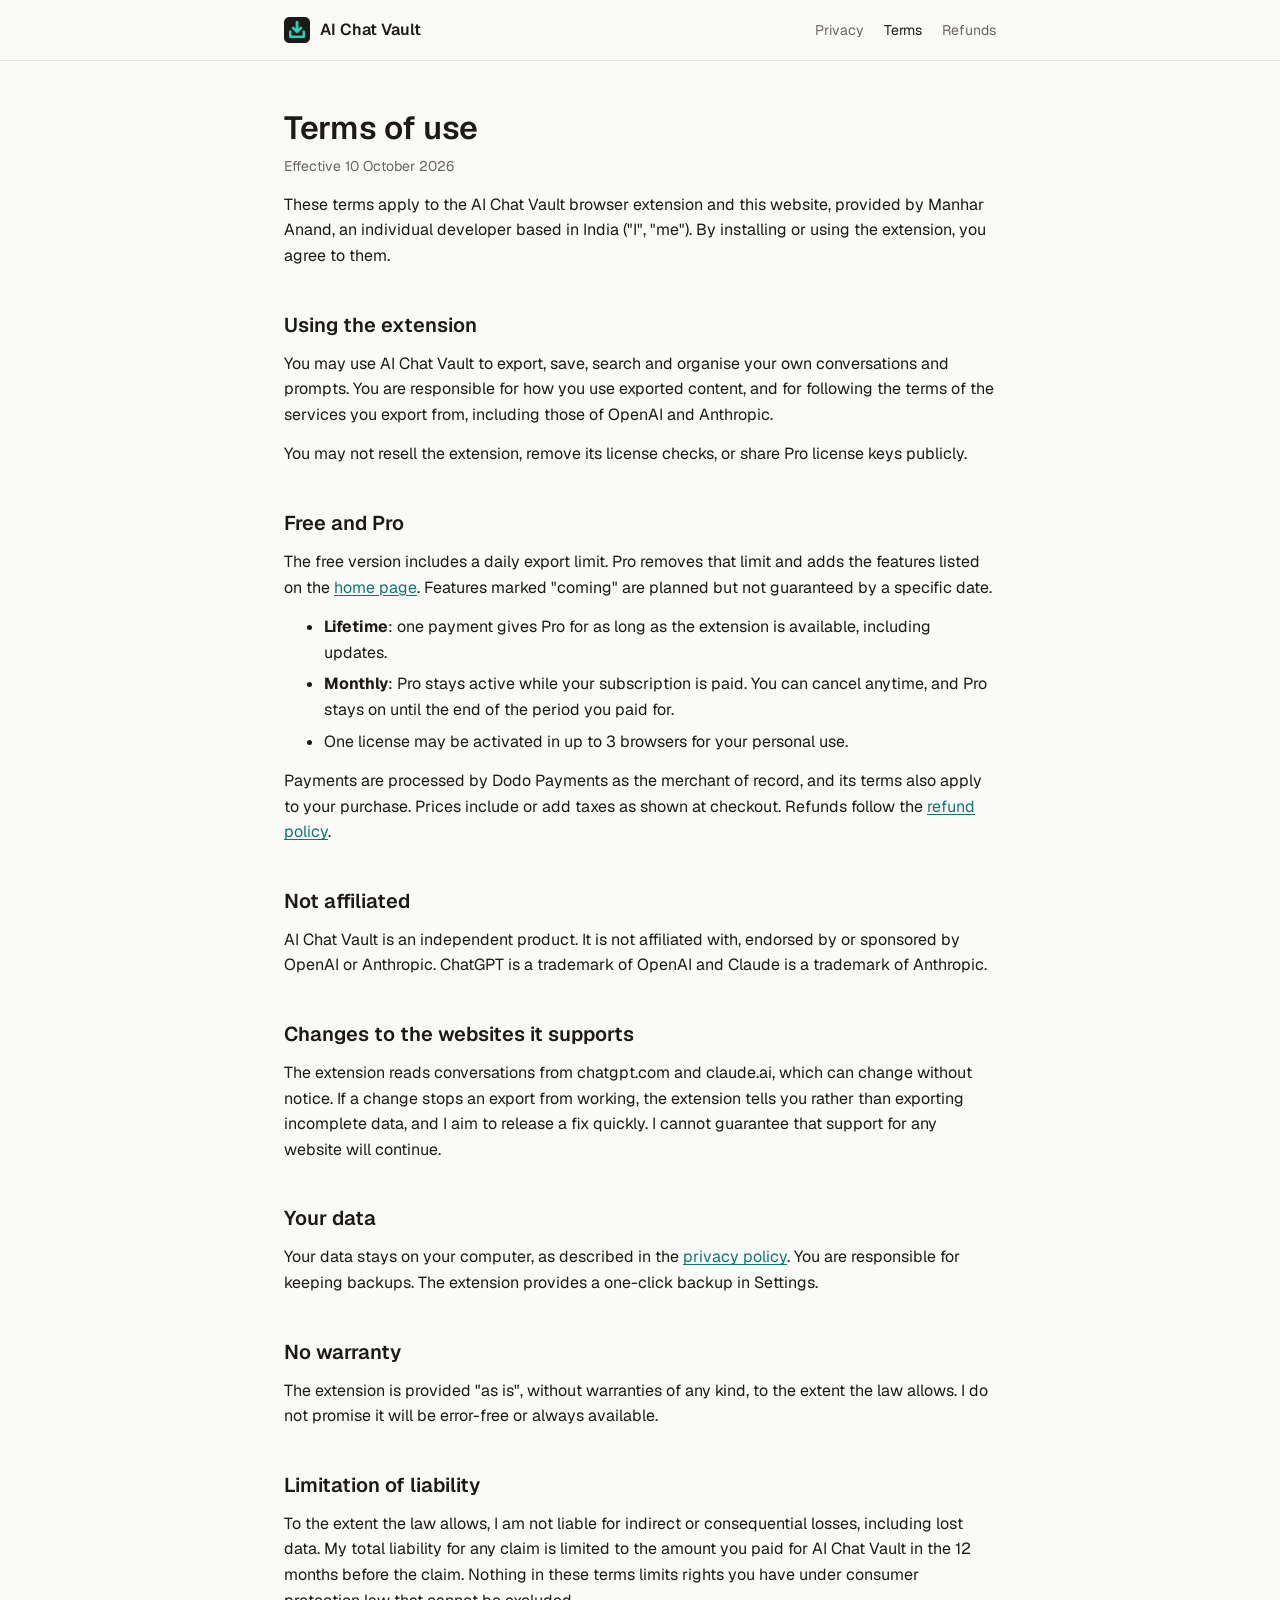
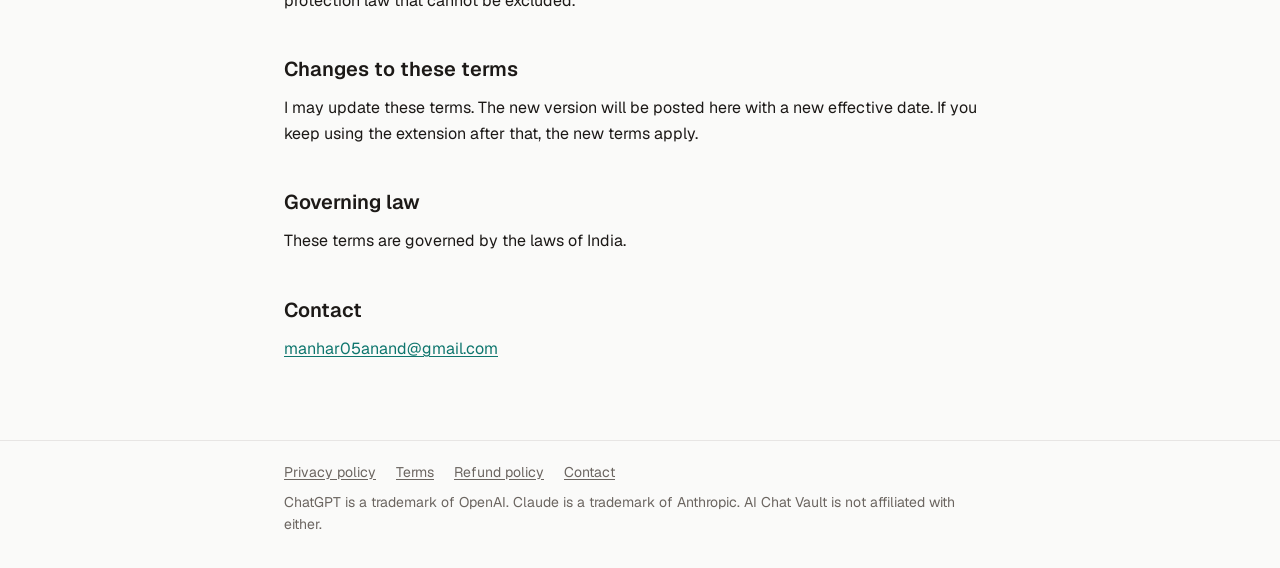
<file: ai-chat-vault/terms.html>
<!doctype html>
<html lang="en">
  <head>
    <meta charset="utf-8" />
    <meta name="viewport" content="width=device-width, initial-scale=1" />
    <title>Terms · AI Chat Vault</title>
    <meta name="description" content="Terms of use and license terms for AI Chat Vault." />
    <link rel="icon" href="assets/favicon.png" />
    <link rel="stylesheet" href="assets/style.css" />
  </head>
  <body>
    <header class="site-head">
      <div class="wrap">
        <a class="brand" href="./"><img src="assets/icon.png" alt="" />AI Chat Vault</a>
        <nav>
          <a href="privacy.html">Privacy</a>
          <a href="terms.html" aria-current="page">Terms</a>
          <a href="refunds.html">Refunds</a>
        </nav>
      </div>
    </header>

    <main class="wrap">
      <h1>Terms of use</h1>
      <p class="meta">Effective 10 October 2026</p>

      <p>
        These terms apply to the AI Chat Vault browser extension and this website, provided by Manhar Anand, an individual
        developer based in India ("I", "me"). By installing or using the extension, you agree to them.
      </p>

      <h2>Using the extension</h2>
      <p>
        You may use AI Chat Vault to export, save, search and organise your own conversations and prompts. You are
        responsible for how you use exported content, and for following the terms of the services you export from,
        including those of OpenAI and Anthropic.
      </p>
      <p>You may not resell the extension, remove its license checks, or share Pro license keys publicly.</p>

      <h2>Free and Pro</h2>
      <p>
        The free version includes a daily export limit. Pro removes that limit and adds the features listed on the
        <a href="./">home page</a>. Features marked "coming" are planned but not guaranteed by a specific date.
      </p>
      <ul>
        <li><strong>Lifetime</strong>: one payment gives Pro for as long as the extension is available, including updates.</li>
        <li><strong>Monthly</strong>: Pro stays active while your subscription is paid. You can cancel anytime, and Pro stays on until the end of the period you paid for.</li>
        <li>One license may be activated in up to 3 browsers for your personal use.</li>
      </ul>
      <p>
        Payments are processed by Dodo Payments as the merchant of record, and its terms also apply to your purchase.
        Prices include or add taxes as shown at checkout. Refunds follow the <a href="refunds.html">refund policy</a>.
      </p>

      <h2>Not affiliated</h2>
      <p>
        AI Chat Vault is an independent product. It is not affiliated with, endorsed by or sponsored by OpenAI or Anthropic.
        ChatGPT is a trademark of OpenAI and Claude is a trademark of Anthropic.
      </p>

      <h2>Changes to the websites it supports</h2>
      <p>
        The extension reads conversations from chatgpt.com and claude.ai, which can change without notice. If a change stops
        an export from working, the extension tells you rather than exporting incomplete data, and I aim to release a fix
        quickly. I cannot guarantee that support for any website will continue.
      </p>

      <h2>Your data</h2>
      <p>
        Your data stays on your computer, as described in the <a href="privacy.html">privacy policy</a>. You are responsible
        for keeping backups. The extension provides a one-click backup in Settings.
      </p>

      <h2>No warranty</h2>
      <p>
        The extension is provided "as is", without warranties of any kind, to the extent the law allows. I do not promise
        it will be error-free or always available.
      </p>

      <h2>Limitation of liability</h2>
      <p>
        To the extent the law allows, I am not liable for indirect or consequential losses, including lost data. My total
        liability for any claim is limited to the amount you paid for AI Chat Vault in the 12 months before the claim.
        Nothing in these terms limits rights you have under consumer protection law that cannot be excluded.
      </p>

      <h2>Changes to these terms</h2>
      <p>
        I may update these terms. The new version will be posted here with a new effective date. If you keep using the
        extension after that, the new terms apply.
      </p>

      <h2>Governing law</h2>
      <p>These terms are governed by the laws of India.</p>

      <h2>Contact</h2>
      <p><a href="mailto:manhar05anand@gmail.com">manhar05anand@gmail.com</a></p>
    </main>

    <footer class="site-foot">
      <div class="wrap">
        <a href="privacy.html">Privacy policy</a>
        <a href="terms.html">Terms</a>
        <a href="refunds.html">Refund policy</a>
        <a href="mailto:manhar05anand@gmail.com">Contact</a>
        <p>ChatGPT is a trademark of OpenAI. Claude is a trademark of Anthropic. AI Chat Vault is not affiliated with either.</p>
      </div>
    </footer>
  </body>
</html>
</file>
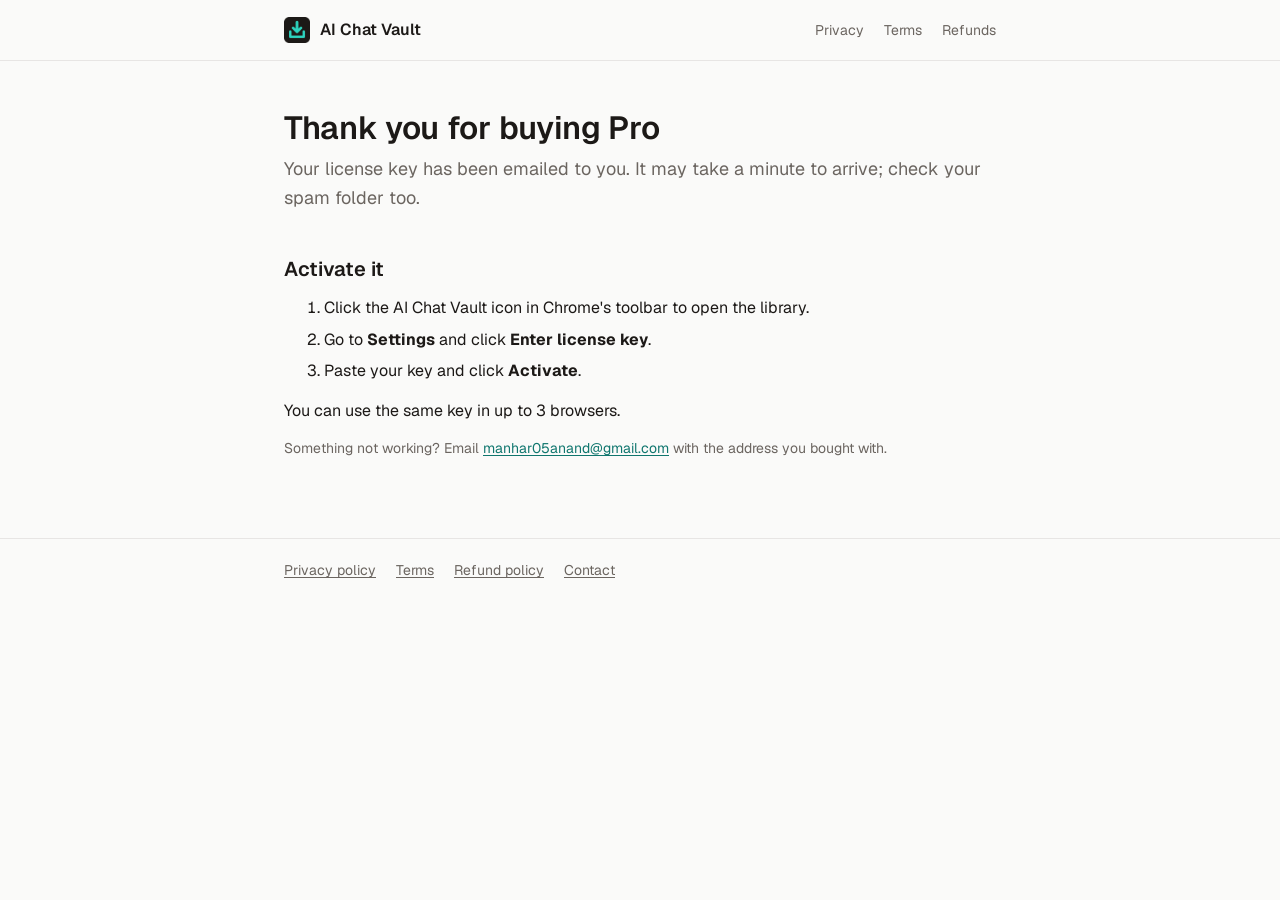
<file: ai-chat-vault/thanks.html>
<!doctype html>
<html lang="en">
  <head>
    <meta charset="utf-8" />
    <meta name="viewport" content="width=device-width, initial-scale=1" />
    <meta name="robots" content="noindex" />
    <meta name="referrer" content="no-referrer" />
    <title>Thank you · AI Chat Vault</title>
    <link rel="icon" href="assets/favicon.png" />
    <link rel="stylesheet" href="assets/style.css" />
  </head>
  <body>
    <header class="site-head">
      <div class="wrap">
        <a class="brand" href="./"><img src="assets/icon.png" alt="" />AI Chat Vault</a>
        <nav>
          <a href="privacy.html">Privacy</a>
          <a href="terms.html">Terms</a>
          <a href="refunds.html">Refunds</a>
        </nav>
      </div>
    </header>

    <main class="wrap">
      <h1>Thank you for buying Pro</h1>

      <div id="has-key" hidden>
        <p class="lead">Here is your license key. It has also been emailed to you.</p>
        <div id="keys"></div>
      </div>
      <p id="no-key" class="lead" hidden>Your license key has been emailed to you. It may take a minute to arrive; check your spam folder too.</p>

      <h2>Activate it</h2>
      <ol>
        <li>Click the AI Chat Vault icon in Chrome's toolbar to open the library.</li>
        <li>Go to <strong>Settings</strong> and click <strong>Enter license key</strong>.</li>
        <li>Paste your key and click <strong>Activate</strong>.</li>
      </ol>
      <p>You can use the same key in up to 3 browsers.</p>
      <p class="meta">
        Something not working? Email <a href="mailto:manhar05anand@gmail.com">manhar05anand@gmail.com</a> with the address you
        bought with.
      </p>
    </main>

    <footer class="site-foot">
      <div class="wrap">
        <a href="privacy.html">Privacy policy</a>
        <a href="terms.html">Terms</a>
        <a href="refunds.html">Refund policy</a>
        <a href="mailto:manhar05anand@gmail.com">Contact</a>
      </div>
    </footer>

    <script>
      // The key arrives as ?license_key=KEY (comma-separated if there are several). It is shown here and never sent anywhere.
      (function () {
        var params = new URLSearchParams(location.search);
        var raw = params.get('license_key') || '';
        var keys = raw.split(',').map(function (k) { return k.trim(); }).filter(Boolean);
        if (!keys.length) {
          document.getElementById('no-key').hidden = false;
          return;
        }
        var list = document.getElementById('keys');
        keys.forEach(function (key) {
          var row = document.createElement('div');
          row.className = 'key';
          var code = document.createElement('code');
          code.textContent = key;
          var button = document.createElement('button');
          button.type = 'button';
          button.textContent = 'Copy';
          button.addEventListener('click', function () {
            navigator.clipboard.writeText(key).then(function () {
              button.textContent = 'Copied';
              setTimeout(function () { button.textContent = 'Copy'; }, 1500);
            });
          });
          row.appendChild(code);
          row.appendChild(button);
          list.appendChild(row);
        });
        document.getElementById('has-key').hidden = false;
        // Keep the key out of browser history and bookmarks.
        history.replaceState(null, '', location.pathname);
      })();
    </script>
  </body>
</html>
</file>
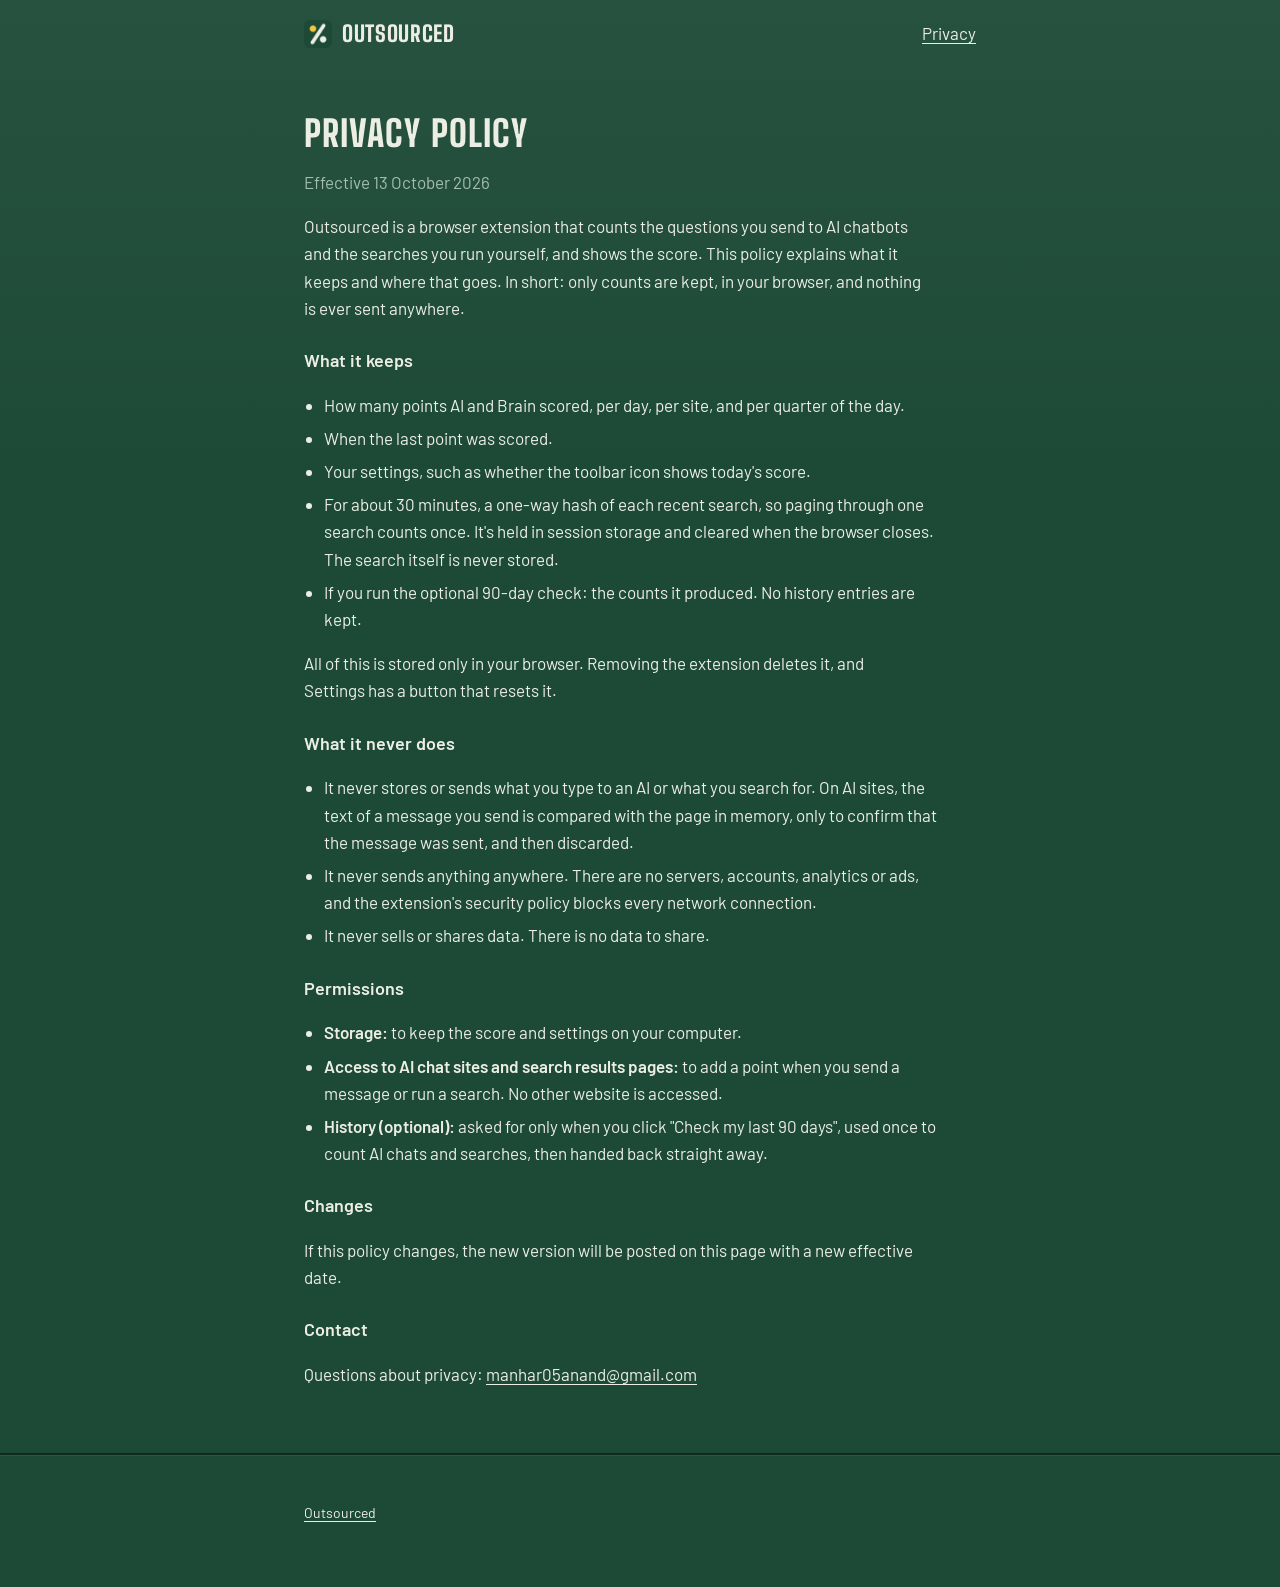
<file: outsourced/privacy.html>
<!doctype html>
<html lang="en">
  <head>
    <meta charset="utf-8" />
    <meta name="viewport" content="width=device-width, initial-scale=1" />
    <title>Privacy policy: Outsourced</title>
    <meta name="description" content="How Outsourced handles your data: only counts are kept, in your browser, and nothing is ever sent anywhere." />
    <link rel="icon" href="assets/favicon.png" />
    <link rel="stylesheet" href="assets/style.css" />
  </head>
  <body>
    <header class="site-head">
      <div class="wrap">
        <a class="brand painted" href="./"><img src="assets/icon.png" alt="" />Outsourced</a>
        <nav><a href="privacy.html" aria-current="page">Privacy</a></nav>
      </div>
    </header>

    <main class="wrap">
      <section>
        <h2>Privacy policy</h2>
        <p class="meta">Effective 13 October 2026</p>
        <p>
          Outsourced is a browser extension that counts the questions you send to AI chatbots and the searches you run
          yourself, and shows the score. This policy explains what it keeps and where that goes. In short: only counts are
          kept, in your browser, and nothing is ever sent anywhere.
        </p>

        <h3>What it keeps</h3>
        <ul>
          <li>How many points AI and Brain scored, per day, per site, and per quarter of the day.</li>
          <li>When the last point was scored.</li>
          <li>Your settings, such as whether the toolbar icon shows today's score.</li>
          <li>
            For about 30 minutes, a one-way hash of each recent search, so paging through one search counts once. It's held
            in session storage and cleared when the browser closes. The search itself is never stored.
          </li>
          <li>If you run the optional 90-day check: the counts it produced. No history entries are kept.</li>
        </ul>
        <p>
          All of this is stored only in your browser. Removing the extension deletes it, and Settings has a button that
          resets it.
        </p>

        <h3>What it never does</h3>
        <ul>
          <li>
            It never stores or sends what you type to an AI or what you search for. On AI sites, the text of a message you
            send is compared with the page in memory, only to confirm that the message was sent, and then discarded.
          </li>
          <li>
            It never sends anything anywhere. There are no servers, accounts, analytics or ads, and the extension's
            security policy blocks every network connection.
          </li>
          <li>It never sells or shares data. There is no data to share.</li>
        </ul>

        <h3>Permissions</h3>
        <ul>
          <li><strong>Storage:</strong> to keep the score and settings on your computer.</li>
          <li>
            <strong>Access to AI chat sites and search results pages:</strong> to add a point when you send a message or
            run a search. No other website is accessed.
          </li>
          <li>
            <strong>History (optional):</strong> asked for only when you click "Check my last 90 days", used once to count
            AI chats and searches, then handed back straight away.
          </li>
        </ul>

        <h3>Changes</h3>
        <p>If this policy changes, the new version will be posted on this page with a new effective date.</p>

        <h3>Contact</h3>
        <p>Questions about privacy: <a href="mailto:manhar05anand@gmail.com">manhar05anand@gmail.com</a></p>
      </section>
    </main>

    <div class="seam"></div>
    <footer>
      <div class="wrap">
        <p><a href="./">Outsourced</a></p>
      </div>
    </footer>
  </body>
</html>
</file>
<file: ai-chat-vault/assets/style.css>
@font-face {
  font-family: 'Geist';
  src: url('geist.woff2') format('woff2');
  font-weight: 100 900;
  font-display: swap;
}

:root {
  --bg: #fafaf9;
  --surface: #ffffff;
  --border: #e7e5e4;
  --text: #1c1917;
  --muted: #6b6560;
  --accent: #0f766e;
  --accent-hover: #115e59;
  --accent-fg: #ffffff;
  --subtle: #f5f5f4;
  color-scheme: light;
}

@media (prefers-color-scheme: dark) {
  :root {
    --bg: #18181b;
    --surface: #1f1f23;
    --border: #2e2e33;
    --text: #f4f4f5;
    --muted: #a1a1aa;
    --accent: #2dd4bf;
    --accent-hover: #5eead4;
    --accent-fg: #0b1513;
    --subtle: #232327;
    color-scheme: dark;
  }
}

* {
  box-sizing: border-box;
}

html {
  background: var(--bg);
}

body {
  margin: 0;
  color: var(--text);
  font-family: 'Geist', 'Noto Sans', system-ui, sans-serif;
  font-size: 16px;
  line-height: 1.6;
  -webkit-font-smoothing: antialiased;
}

a {
  color: var(--accent);
  text-underline-offset: 2px;
}

.wrap {
  max-width: 760px;
  margin: 0 auto;
  padding: 0 24px;
}

/* Header */

.site-head {
  border-bottom: 1px solid var(--border);
}

.site-head .wrap {
  display: flex;
  align-items: center;
  gap: 24px;
  height: 60px;
}

.brand {
  display: flex;
  align-items: center;
  gap: 10px;
  margin-right: auto;
  color: var(--text);
  font-weight: 600;
  text-decoration: none;
}

.brand img {
  width: 26px;
  height: 26px;
}

.site-head nav {
  display: flex;
  gap: 20px;
  font-size: 14px;
}

.site-head nav a {
  color: var(--muted);
  text-decoration: none;
}

.site-head nav a:hover,
.site-head nav a[aria-current='page'] {
  color: var(--text);
}

/* Content */

main.wrap {
  padding-top: 48px;
  padding-bottom: 64px;
}

h1 {
  margin: 0 0 8px;
  font-size: 32px;
  line-height: 1.2;
  font-weight: 600;
  letter-spacing: -0.01em;
}

h2 {
  margin: 40px 0 10px;
  font-size: 20px;
  font-weight: 600;
}

h3 {
  margin: 24px 0 6px;
  font-size: 16px;
  font-weight: 600;
}

p,
ul,
ol {
  margin: 0 0 14px;
}

li + li {
  margin-top: 6px;
}

.lead {
  color: var(--muted);
  font-size: 18px;
}

.meta {
  color: var(--muted);
  font-size: 14px;
}

.button {
  display: inline-flex;
  align-items: center;
  height: 40px;
  padding: 0 16px;
  border: 1px solid transparent;
  border-radius: 8px;
  background: var(--accent);
  color: var(--accent-fg);
  font-weight: 500;
  text-decoration: none;
  transition: background-color 150ms ease;
}

.button:hover {
  background: var(--accent-hover);
}

.button[aria-disabled='true'] {
  border-color: var(--border);
  background: var(--surface);
  color: var(--muted);
  pointer-events: none;
}

.actions {
  display: flex;
  flex-wrap: wrap;
  align-items: center;
  gap: 12px;
  margin-top: 24px;
}

/* Feature list and plans */

.features {
  margin: 0;
  padding: 0;
  list-style: none;
  border-top: 1px solid var(--border);
}

.features li {
  margin: 0;
  padding: 14px 0;
  border-bottom: 1px solid var(--border);
}

.features strong {
  display: block;
  font-weight: 600;
}

.features span {
  color: var(--muted);
}

.plans {
  display: grid;
  grid-template-columns: repeat(auto-fit, minmax(220px, 1fr));
  gap: 16px;
}

.plan {
  padding: 20px;
  border: 1px solid var(--border);
  border-radius: 10px;
  background: var(--surface);
}

.plan h3 {
  margin-top: 0;
}

.price {
  margin: 0 0 12px;
  font-size: 24px;
  font-weight: 600;
}

.price small {
  color: var(--muted);
  font-size: 14px;
  font-weight: 400;
}

.plan ul {
  padding-left: 18px;
  color: var(--muted);
  font-size: 15px;
}

/* License key box (thank-you page) */

.key {
  display: flex;
  gap: 8px;
  margin: 8px 0 20px;
}

.key code {
  flex: 1;
  min-width: 0;
  padding: 10px 12px;
  border: 1px solid var(--border);
  border-radius: 8px;
  background: var(--subtle);
  font-family: ui-monospace, monospace;
  font-size: 15px;
  overflow-wrap: anywhere;
}

.key button {
  height: auto;
  padding: 0 14px;
  border: 1px solid var(--border);
  border-radius: 8px;
  background: var(--surface);
  color: var(--text);
  font: inherit;
  font-size: 14px;
  cursor: pointer;
}

.key button:hover {
  background: var(--subtle);
}

/* Footer */

.site-foot {
  border-top: 1px solid var(--border);
  color: var(--muted);
  font-size: 14px;
}

.site-foot .wrap {
  display: flex;
  flex-wrap: wrap;
  gap: 8px 20px;
  padding-top: 20px;
  padding-bottom: 32px;
}

.site-foot a {
  color: var(--muted);
}

.site-foot p {
  flex-basis: 100%;
  margin: 0;
}

:focus-visible {
  outline: 2px solid var(--accent);
  outline-offset: 2px;
}

@media (max-width: 560px) {
  .site-head nav {
    gap: 14px;
  }

  h1 {
    font-size: 26px;
  }
}
</file>
<file: flatbed/styles.css>
:root {
  --bg: #f3efe6;
  --surface: #fffdf8;
  --surface-2: #e9e4d8;
  --ink: #16140f;
  --muted: #6d675b;
  --line: rgba(22, 20, 15, 0.12);
  --accent: #19c784;
  --accent-soft: rgba(25, 199, 132, 0.16);
  --danger: #c2410c;
  --stage: #0e0d0b;
  --shadow: 0 1px 2px rgba(30, 20, 0, 0.06), 0 10px 30px rgba(40, 30, 10, 0.09);
  --sans: ui-sans-serif, system-ui, -apple-system, "Segoe UI Variable Text", "Segoe UI", Roboto, sans-serif;
  --serif: "Iowan Old Style", "Palatino Linotype", Palatino, "Book Antiqua", Georgia, ui-serif, serif;
  --ease: cubic-bezier(0.2, 0.8, 0.2, 1);
  color-scheme: light;
}

@media (prefers-color-scheme: dark) {
  :root {
    --bg: #11100d;
    --surface: #1c1a16;
    --surface-2: #2a2721;
    --ink: #f1ece2;
    --muted: #a49e91;
    --line: rgba(241, 236, 226, 0.13);
    --accent-soft: rgba(25, 199, 132, 0.2);
    --danger: #fb7c4a;
    --shadow: 0 1px 2px rgba(0, 0, 0, 0.3), 0 10px 30px rgba(0, 0, 0, 0.35);
    color-scheme: dark;
  }
}

*, *::before, *::after { box-sizing: border-box; }
[hidden] { display: none !important; }

html { -webkit-text-size-adjust: 100%; }
body {
  margin: 0;
  min-height: 100dvh;
  background: var(--bg);
  color: var(--ink);
  font: 16px/1.5 var(--sans);
  -webkit-font-smoothing: antialiased;
  -webkit-tap-highlight-color: transparent;
}

h1, h2, p { margin: 0; }
.muted { color: var(--muted); }

svg { width: 20px; height: 20px; flex: none; fill: none; stroke: currentColor; stroke-width: 1.8; stroke-linecap: round; stroke-linejoin: round; }

/* ---------- buttons ---------- */

.btn {
  display: inline-flex; align-items: center; justify-content: center; gap: 8px;
  height: 44px; padding: 0 18px;
  border: 1px solid var(--line); border-radius: 999px;
  background: var(--surface); color: var(--ink);
  font: 600 15px/1 var(--sans); letter-spacing: -0.01em; white-space: nowrap;
  cursor: pointer; user-select: none;
  transition: transform 0.15s var(--ease), background-color 0.2s, box-shadow 0.2s, opacity 0.2s;
}
.btn:hover { background: var(--surface-2); }
.btn:active { transform: scale(0.97); }
.btn:disabled { opacity: 0.45; cursor: default; transform: none; }
.btn.primary { background: var(--ink); color: var(--bg); border-color: transparent; }
.btn.primary:hover { box-shadow: 0 6px 18px rgba(0, 0, 0, 0.18); background: var(--ink); }
.btn.big { height: 54px; padding: 0 24px; font-size: 16px; }
.btn.small { height: 36px; padding: 0 14px; font-size: 14px; }
.btn.small svg { width: 18px; height: 18px; }
.btn.ghost { background: transparent; }
.btn.danger { color: var(--danger); }

.icon-btn {
  display: inline-grid; place-items: center;
  width: 40px; height: 40px; border-radius: 50%;
  border: 1px solid var(--line); background: var(--surface); color: var(--ink);
  cursor: pointer; transition: transform 0.15s var(--ease);
}
.icon-btn:active { transform: scale(0.94); }
.icon-btn:disabled { opacity: 0.35; cursor: default; }

:focus-visible { outline: 2px solid var(--accent); outline-offset: 2px; }

/* ---------- top bar ---------- */

.bar {
  position: sticky; top: 0; z-index: 5;
  display: flex; align-items: center; justify-content: space-between;
  padding: max(12px, env(safe-area-inset-top)) max(16px, env(safe-area-inset-right)) 12px max(16px, env(safe-area-inset-left));
  background: color-mix(in srgb, var(--bg) 82%, transparent);
  backdrop-filter: blur(14px); -webkit-backdrop-filter: blur(14px);
}
.brand { display: flex; align-items: center; gap: 8px; color: var(--ink); text-decoration: none; font: 700 19px/1 var(--sans); letter-spacing: -0.03em; }
.brand svg { width: 28px; height: 28px; stroke: none; }
.b-page { fill: var(--ink); }
.b-beam { fill: var(--accent); }
.bar-right { display: flex; align-items: center; gap: 10px; }
.status {
  display: inline-flex; align-items: center; gap: 7px;
  height: 30px; padding: 0 12px; border-radius: 999px;
  background: var(--surface); border: 1px solid var(--line);
  font-size: 13px; font-weight: 600; color: var(--muted);
}
.status i { width: 7px; height: 7px; border-radius: 50%; background: var(--muted); }
.status.ready i { background: var(--accent); box-shadow: 0 0 0 3px var(--accent-soft); }

main { max-width: 1120px; margin: 0 auto; padding: 8px 16px 120px; }

/* ---------- hero ---------- */

.hero { display: grid; gap: 40px; align-items: center; padding: 24px 0 40px; }
@media (min-width: 900px) {
  .hero { grid-template-columns: 1.1fr 0.9fr; gap: 64px; padding: 64px 0; min-height: calc(100dvh - 80px); }
}
.eyebrow { font-size: 13px; font-weight: 700; letter-spacing: 0.08em; text-transform: uppercase; color: var(--muted); margin-bottom: 18px; }
.hero h1 {
  font: 400 clamp(40px, 7.4vw, 76px)/0.98 var(--serif);
  letter-spacing: -0.025em;
  text-wrap: balance;
}
.hero h1 em { display: block; margin-top: 10px; font-style: italic; color: var(--muted); font-size: 0.72em; line-height: 1.05; }
.lede { margin-top: 22px; max-width: 34em; font-size: 17px; color: var(--muted); text-wrap: pretty; }
.cta { display: flex; flex-wrap: wrap; gap: 12px; margin-top: 30px; }
@media (max-width: 520px) { .cta .btn { flex: 1 1 100%; } }

.zeros { display: flex; flex-wrap: wrap; gap: 8px 0; margin: 34px 0 0; padding: 0; list-style: none; }
.zeros li { display: flex; align-items: baseline; gap: 6px; padding-right: 18px; margin-right: 18px; border-right: 1px solid var(--line); }
.zeros li:last-child { border: 0; margin: 0; padding: 0; }
.zeros b { font: 400 30px/1 var(--serif); }
.zeros span { font-size: 14px; color: var(--muted); }
.hint { margin-top: 22px; font-size: 14px; color: var(--muted); }
html.touch .desktop-only { display: none; }

/* the flatten demo */
.demo { display: grid; place-items: center; }
.desk {
  position: relative; width: min(100%, 440px); aspect-ratio: 4 / 4.6;
  display: grid; place-items: center; perspective: 900px;
  border-radius: 28px; overflow: hidden;
  background:
    radial-gradient(120% 90% at 30% 20%, #4a4136 0%, #2a241d 55%, #17140f 100%);
  box-shadow: var(--shadow), inset 0 0 0 1px rgba(255, 255, 255, 0.04);
}
.desk::after {
  content: ""; position: absolute; inset: 0; pointer-events: none;
  background: repeating-linear-gradient(97deg, rgba(255, 255, 255, 0.025) 0 2px, transparent 2px 9px);
}
.paper {
  position: relative; width: 58%; aspect-ratio: 1 / 1.414;
  padding: 11% 10%;
  background: #fbf8f1; border-radius: 3px;
  transform-origin: 50% 60%;
  animation: flatten 7s var(--ease) infinite;
}
.paper::after {
  content: ""; position: absolute; inset: 0; border-radius: inherit; pointer-events: none;
  background: linear-gradient(125deg, rgba(255, 236, 190, 0.25), rgba(60, 40, 10, 0.45) 75%, rgba(20, 10, 0, 0.6));
  animation: unshadow 7s var(--ease) infinite;
}
.paper .l { display: block; height: 5px; margin-bottom: 9px; border-radius: 3px; background: #c9c2b2; animation: ink 7s var(--ease) infinite; }
.paper .l.h { width: 55%; height: 9px; margin-bottom: 16px; background: #a59d8c; }
.paper .l.s { width: 62%; margin-bottom: 18px; }
.paper .sig { position: absolute; left: 10%; bottom: 12%; width: 34%; height: 14px; border-bottom: 2px solid #9a927f; border-radius: 0 0 50% 40%; animation: inksig 7s var(--ease) infinite; }
.paper > .beam {
  position: absolute; left: -12%; right: -12%; top: 0; height: 3px; z-index: 2;
  background: var(--accent); border-radius: 3px;
  box-shadow: 0 0 14px 3px rgba(25, 199, 132, 0.7), 0 0 50px 12px rgba(25, 199, 132, 0.25);
  opacity: 0; animation: sweep 7s var(--ease) infinite;
}
@keyframes flatten {
  0%, 14% { transform: rotateX(34deg) rotateZ(-11deg) translate3d(-2%, 6%, 0) scale(0.86); box-shadow: 18px 28px 40px rgba(0, 0, 0, 0.5); }
  46%, 90% { transform: none; box-shadow: 0 20px 50px rgba(0, 0, 0, 0.45); }
  100% { transform: rotateX(34deg) rotateZ(-11deg) translate3d(-2%, 6%, 0) scale(0.86); box-shadow: 18px 28px 40px rgba(0, 0, 0, 0.5); }
}
@keyframes unshadow { 0%, 22% { opacity: 1; } 44%, 92% { opacity: 0; } 100% { opacity: 1; } }
@keyframes ink { 0%, 26% { background-color: #c9c2b2; } 44%, 92% { background-color: #2b2823; } 100% { background-color: #c9c2b2; } }
@keyframes inksig { 0%, 26% { border-color: #9a927f; } 44%, 92% { border-color: #1d3d8f; } 100% { border-color: #9a927f; } }
@keyframes sweep {
  0%, 16% { top: 0; opacity: 0; }
  19% { opacity: 1; }
  40% { top: 100%; opacity: 1; }
  44%, 100% { top: 100%; opacity: 0; }
}

/* ---------- workspace ---------- */

.workspace { padding-top: 12px; }
.ws-head { display: flex; align-items: baseline; justify-content: space-between; gap: 12px; margin-bottom: 18px; }
.ws-head h2 { font: 400 30px/1.1 var(--serif); letter-spacing: -0.02em; overflow: hidden; text-overflow: ellipsis; white-space: nowrap; }
.ws-head p { font-size: 14px; flex: none; }

.pages {
  display: grid; gap: 18px 14px; margin: 0; padding: 0; list-style: none;
  grid-template-columns: repeat(auto-fill, minmax(140px, 1fr));
}
@media (min-width: 700px) { .pages { grid-template-columns: repeat(auto-fill, minmax(170px, 1fr)); gap: 26px 20px; } }

.page { position: relative; animation: pop 0.45s var(--ease) both; }
.page.dragging { opacity: 0.35; }
.page.over .thumb { outline: 2px dashed var(--accent); outline-offset: 4px; }
.thumb {
  position: relative; display: block; width: 100%; aspect-ratio: 1 / 1.414; padding: 0;
  border: 0; border-radius: 10px; overflow: hidden; cursor: pointer;
  background: var(--surface-2); box-shadow: var(--shadow);
  transition: transform 0.25s var(--ease), box-shadow 0.25s;
}
.thumb:hover { transform: translateY(-3px); }
.thumb img { width: 100%; height: 100%; object-fit: contain; display: block; background: var(--surface); }
.page-meta { display: flex; align-items: center; justify-content: space-between; margin-top: 8px; font-size: 13px; color: var(--muted); }
.page-meta b { color: var(--ink); font-weight: 650; }

.beam-wrap { position: absolute; inset: 0; pointer-events: none; opacity: 0; transition: opacity 0.25s; }
.busy .beam-wrap { opacity: 1; }
.busy .thumb img, .frame.busy > img { filter: saturate(0.6) brightness(0.92); }
.beam-wrap .beam {
  position: absolute; left: 0; right: 0; top: 0; height: 3px;
  background: var(--accent);
  box-shadow: 0 0 12px 3px rgba(25, 199, 132, 0.65), 0 0 40px 10px rgba(25, 199, 132, 0.22);
  animation: scanloop 1.4s ease-in-out infinite alternate;
}
@keyframes scanloop { from { top: 2%; } to { top: 97%; } }
@keyframes pop { from { opacity: 0; transform: translateY(10px) scale(0.97); } }

.add-tile .thumb {
  display: grid; place-items: center; align-content: center; gap: 8px;
  background: transparent; box-shadow: none;
  border: 1.5px dashed color-mix(in srgb, var(--ink) 25%, transparent);
  color: var(--muted); font: 600 14px var(--sans);
}
.add-tile .thumb svg { width: 28px; height: 28px; }

/* ---------- dock ---------- */

.dock {
  position: fixed; left: 50%; bottom: max(16px, env(safe-area-inset-bottom)); z-index: 6;
  display: flex; gap: 8px; padding: 8px;
  transform: translateX(-50%);
  border-radius: 999px; border: 1px solid var(--line);
  background: color-mix(in srgb, var(--surface) 85%, transparent);
  backdrop-filter: blur(16px); -webkit-backdrop-filter: blur(16px);
  box-shadow: 0 12px 40px rgba(0, 0, 0, 0.18);
  animation: rise 0.5s var(--ease) both;
}
.dock .btn { height: 48px; }
@keyframes rise { from { opacity: 0; transform: translate(-50%, 20px); } }

/* ---------- sheets ---------- */

dialog.sheet {
  padding: 0; border: 0; color: var(--ink); background: var(--surface);
  max-width: none; max-height: none;
}
dialog.sheet::backdrop { background: rgba(10, 8, 5, 0.55); backdrop-filter: blur(6px); -webkit-backdrop-filter: blur(6px); }
dialog.sheet[open] { animation: sheet-in 0.35s var(--ease); }
@keyframes sheet-in { from { opacity: 0; transform: translateY(24px); } }

.sheet-head { display: flex; align-items: center; justify-content: space-between; gap: 12px; padding: 12px 16px; border-bottom: 1px solid var(--line); }
.sheet-head h2 { font: 650 17px/1.2 var(--sans); letter-spacing: -0.01em; }
.sheet-foot { display: flex; align-items: center; gap: 8px; padding: 12px 16px max(12px, env(safe-area-inset-bottom)); border-top: 1px solid var(--line); }
.spacer { flex: 1; }

.editor { width: 100vw; height: 100dvh; }
.editor[open] { display: grid; grid-template-rows: auto minmax(0, 1fr) auto auto; }
@media (min-width: 900px) {
  .editor { width: min(960px, 94vw); height: min(900px, 94dvh); border-radius: 22px; }
}
.ed-title { font-size: 14px !important; color: var(--muted); font-weight: 600 !important; }
@media (max-width: 420px) { .ed-title { display: none; } }

.stage { position: relative; display: grid; place-items: center; overflow: hidden; background: var(--stage); padding: 28px; touch-action: none; }
.frame { position: relative; line-height: 0; }
.frame > img { display: block; user-select: none; -webkit-user-select: none; -webkit-touch-callout: none; box-shadow: 0 10px 40px rgba(0, 0, 0, 0.5); }
.frame svg { position: absolute; inset: 0; width: 100%; height: 100%; overflow: visible; stroke: none; }
.frame .shade { fill: rgba(0, 0, 0, 0.5); }
.frame .edge { fill: rgba(25, 199, 132, 0.06); stroke: var(--accent); stroke-width: 2; vector-effect: non-scaling-stroke; }
.frame.invalid .edge { stroke: #ff6b3d; fill: rgba(255, 107, 61, 0.1); }
.frame.look svg, .frame.look .handle { display: none; }

.handle {
  position: absolute; width: 48px; height: 48px; margin: -24px 0 0 -24px; padding: 0;
  border: 0; background: transparent; cursor: grab; touch-action: none;
}
.handle::after {
  content: ""; position: absolute; inset: 13px; border-radius: 50%;
  background: rgba(25, 199, 132, 0.25); border: 2.5px solid #fff;
  box-shadow: 0 0 0 1.5px var(--accent), 0 2px 8px rgba(0, 0, 0, 0.5);
  transition: transform 0.15s var(--ease);
}
.handle:active { cursor: grabbing; }
.handle.active::after { transform: scale(1.25); }

.loupe {
  position: absolute; z-index: 3; width: 120px; height: 120px; margin: 0;
  border-radius: 50%; border: 3px solid #fff; pointer-events: none;
  background-color: #000; background-repeat: no-repeat;
  box-shadow: 0 8px 28px rgba(0, 0, 0, 0.55);
}
.loupe::before, .loupe::after { content: ""; position: absolute; background: var(--accent); }
.loupe::before { left: 50%; top: 30%; bottom: 30%; width: 1.5px; margin-left: -0.75px; }
.loupe::after { top: 50%; left: 30%; right: 30%; height: 1.5px; margin-top: -0.75px; }

.tools { padding: 14px 16px 6px; display: grid; gap: 12px; }
.tool-hint { font-size: 14px; }
.tool-row { display: flex; flex-wrap: wrap; gap: 8px; }

.seg { display: inline-flex; padding: 3px; gap: 2px; border-radius: 999px; background: var(--surface-2); }
.seg button, .seg label span {
  display: inline-flex; align-items: center; justify-content: center;
  height: 32px; padding: 0 14px; border: 0; border-radius: 999px;
  background: transparent; color: var(--muted);
  font: 600 14px/1 var(--sans); cursor: pointer; transition: background-color 0.2s, color 0.2s;
}
.seg button[aria-selected="true"], .seg input:checked + span { background: var(--surface); color: var(--ink); box-shadow: 0 1px 3px rgba(0, 0, 0, 0.12); }
.seg label { display: contents; }
.seg input { position: absolute; opacity: 0; pointer-events: none; }
.seg input:focus-visible + span { outline: 2px solid var(--accent); outline-offset: 1px; }
.seg.wide { display: flex; }
.seg.wide span { flex: 1; height: 38px; }

.chips { display: flex; gap: 10px; overflow-x: auto; scrollbar-width: none; padding-bottom: 2px; }
.chip {
  flex: none; display: grid; justify-items: center; gap: 6px; padding: 0;
  border: 0; background: none; color: var(--muted); font: 600 13px var(--sans); cursor: pointer;
}
.chip i {
  display: block; width: 58px; height: 58px; border-radius: 12px;
  border: 2px solid transparent; box-shadow: inset 0 0 0 1px var(--line);
  transition: border-color 0.2s, transform 0.2s var(--ease);
}
.chip[aria-checked="true"] { color: var(--ink); }
.chip[aria-checked="true"] i { border-color: var(--accent); transform: translateY(-2px); }
.chip[data-f="enhance"] i { background: repeating-linear-gradient(#fff 0 7px, #1e1b16 7px 9px) 50% 50% / 70% 60% no-repeat, #fff; box-shadow: inset 0 0 0 1px var(--line), inset 0 0 0 4px #ffffff; }
.chip[data-f="original"] i { background: repeating-linear-gradient(#e3d6bd 0 7px, #6b5f4c 7px 9px) 50% 50% / 70% 60% no-repeat, linear-gradient(135deg, #efe4cf, #b9a684); }
.chip[data-f="gray"] i { background: repeating-linear-gradient(#f2f2f2 0 7px, #555 7px 9px) 50% 50% / 70% 60% no-repeat, linear-gradient(135deg, #f8f8f8, #cfcfcf); }
.chip[data-f="bw"] i { background: repeating-linear-gradient(#fff 0 7px, #000 7px 9px) 50% 50% / 70% 60% no-repeat, #fff; }

/* export sheet */
.exporter { width: 100vw; margin: auto auto 0; border-radius: 22px 22px 0 0; }
@media (min-width: 600px) { .exporter { width: 460px; margin: auto; border-radius: 22px; } }
.ex-body { display: grid; gap: 18px; padding: 18px 16px 8px; }
.field { display: grid; gap: 8px; margin: 0; padding: 0; border: 0; min-width: 0; }
.field > span, .field legend { padding: 0; font-size: 13px; font-weight: 650; color: var(--muted); }
.field legend { margin-bottom: 8px; }
.field input[type="text"] {
  height: 46px; padding: 0 14px; border-radius: 12px;
  border: 1px solid var(--line); background: var(--bg); color: var(--ink);
  font: 500 16px var(--sans);
}
.field input[type="text"]:focus { outline: 2px solid var(--accent); outline-offset: -1px; }
.estimate { font-size: 14px; color: var(--muted); min-height: 21px; }
.ex-foot .btn { flex: 1; }

/* ---------- drop + toasts ---------- */

.drop {
  position: fixed; inset: 12px; z-index: 20; display: grid; place-items: center;
  border: 2px dashed var(--accent); border-radius: 24px;
  background: color-mix(in srgb, var(--bg) 88%, transparent);
  backdrop-filter: blur(6px); pointer-events: none;
}
.drop div { display: grid; gap: 6px; text-align: center; }
.drop b { font: 400 34px/1.1 var(--serif); }
.drop span { color: var(--muted); }

.toasts {
  position: fixed; left: 50%; bottom: calc(max(16px, env(safe-area-inset-bottom)) + 76px); z-index: 30;
  display: grid; gap: 8px; justify-items: center; transform: translateX(-50%);
  width: max-content; max-width: calc(100vw - 32px); pointer-events: none;
}
.toast {
  display: flex; align-items: center; gap: 14px; padding: 11px 12px 11px 18px;
  border-radius: 999px; background: var(--ink); color: var(--bg);
  font-size: 14px; font-weight: 550; box-shadow: 0 10px 30px rgba(0, 0, 0, 0.25);
  pointer-events: auto; animation: rise-t 0.3s var(--ease);
}
.toast:not(:has(button)) { padding-right: 18px; }
.toast button { border: 0; background: none; color: var(--accent); font: 700 14px var(--sans); cursor: pointer; padding: 4px 6px; }
@keyframes rise-t { from { opacity: 0; transform: translateY(10px); } }

@media (prefers-reduced-motion: reduce) {
  *, *::before, *::after { animation-duration: 0.01ms !important; animation-iteration-count: 1 !important; transition-duration: 0.01ms !important; }
  .paper > .beam { display: none; }
  .paper, .paper *, .paper::after { animation: none !important; }
  .paper::after { opacity: 0; }
  .paper .l { background-color: #2b2823; }
  .paper .sig { border-color: #1d3d8f; }
  .beam-wrap .beam { top: 50%; animation: none; opacity: 0.8; }
}

/* add-pages chooser (phones) */
.adder { width: 100vw; margin: auto auto 0; border-radius: 22px 22px 0 0; }
@media (min-width: 600px) { .adder { width: 400px; margin: auto; border-radius: 22px; } }
.adder-body { display: grid; gap: 10px; padding: 16px 16px max(16px, env(safe-area-inset-bottom)); }
.choice {
  display: flex; align-items: center; gap: 14px; width: 100%; padding: 16px;
  border: 1px solid var(--line); border-radius: 16px; background: var(--bg); color: var(--ink);
  text-align: left; cursor: pointer; transition: transform 0.15s var(--ease), background-color 0.2s;
}
.choice:active { transform: scale(0.98); }
.choice:hover { background: var(--surface-2); }
.choice svg { width: 26px; height: 26px; }
.choice span { display: grid; gap: 2px; }
.choice b { font: 650 16px/1.2 var(--sans); }
.choice small { font-size: 14px; color: var(--muted); }

/* ---------- mark up ---------- */

.marks { position: absolute; inset: 0; z-index: 2; touch-action: none; line-height: normal; }
.marks canvas { position: absolute; inset: 0; width: 100%; height: 100%; pointer-events: none; }
.marks[data-tool="pen"], .marks[data-tool="highlight"] { cursor: crosshair; }
.marks[data-tool="text"] { cursor: text; }
.marks[data-tool="pen"] .mark, .marks[data-tool="highlight"] .mark { pointer-events: none; }

.mark {
  position: absolute; margin: 0; padding: 0; cursor: move;
  user-select: none; -webkit-user-select: none; touch-action: none;
}
.mark.selected, .mark:focus { outline: 1.5px dashed var(--accent); outline-offset: 5px; }
.mark.text {
  font-family: "Segoe UI", Roboto, "Helvetica Neue", Arial, "Noto Sans", "Nirmala UI", sans-serif;
  font-weight: 500; line-height: 1.25; white-space: pre; text-align: center;
  min-width: 1ch; caret-color: var(--accent);
}
.mark.text:focus { cursor: text; user-select: text; -webkit-user-select: text; }
.mark.text:empty::before { content: "Type here"; opacity: 0.45; }
.mark.sign { display: block; height: auto; max-width: none; }
.frame:not(.marking) .marks { display: none; }

.mark-tools { display: flex; gap: 2px; overflow-x: auto; scrollbar-width: none; margin: 0 -6px; }
.tool {
  flex: 1 0 auto; display: grid; justify-items: center; gap: 3px; min-width: 54px; padding: 7px 6px 6px;
  border: 0; border-radius: 12px; background: transparent; color: var(--muted);
  font: 600 12px var(--sans); cursor: pointer; transition: background-color 0.2s, color 0.2s;
}
.tool:hover { color: var(--ink); }
.tool[aria-pressed="true"] { background: var(--surface-2); color: var(--ink); }
.tool svg { width: 22px; height: 22px; }
.mark-row { align-items: center; gap: 10px; }
.swatches { display: flex; gap: 7px; }
.swatch {
  width: 28px; height: 28px; padding: 0; border-radius: 50%; cursor: pointer;
  background: var(--c); border: 2px solid var(--surface); box-shadow: 0 0 0 1px var(--line);
  transition: transform 0.15s var(--ease), box-shadow 0.15s;
}
.swatch[aria-pressed="true"] { box-shadow: 0 0 0 2px var(--accent); transform: scale(1.08); }
.swatch:disabled { opacity: 0.3; cursor: default; }
.seg.sizes button { height: 30px; padding: 0 11px; }
.mark-row .icon-btn { width: 36px; height: 36px; }
.mark-row .icon-btn svg { width: 18px; height: 18px; }

/* signature pad */
.signer { width: 100vw; margin: auto auto 0; border-radius: 22px 22px 0 0; }
@media (min-width: 600px) { .signer { width: 520px; margin: auto; border-radius: 22px; } }
.sg-body { display: grid; gap: 10px; padding: 16px; }
.sg-pad {
  width: 100%; height: 200px; border-radius: 14px; touch-action: none; cursor: crosshair;
  border: 1px dashed color-mix(in srgb, var(--ink) 25%, transparent);
  background: linear-gradient(transparent calc(74% - 1px), #d9d3c5 calc(74% - 1px) 74%, transparent 74%), #fff;
}
.sg-hint { font-size: 13px; }
.sg-remember { display: flex; align-items: center; gap: 8px; font-size: 14px; color: var(--muted); cursor: pointer; }
.sg-remember input { width: 18px; height: 18px; accent-color: var(--accent); }
.sg-saved { display: flex; align-items: center; gap: 8px; }
.sg-saved-use {
  flex: 1; display: flex; align-items: center; gap: 12px; padding: 8px 14px;
  border: 1px solid var(--line); border-radius: 12px; background: #fff; color: #3a362e;
  font: 600 14px var(--sans); cursor: pointer;
}
.sg-saved-use img { height: 40px; max-width: 150px; object-fit: contain; }
</file>
<file: outsourced/assets/style.css>
/* Outsourced website: the same painted-scoreboard look as the extension. Fonts are self-hosted. */
@font-face {
  font-family: 'Big Shoulders';
  font-weight: 100 900;
  font-display: swap;
  src: url(big-shoulders.woff2) format('woff2-variations');
}
@font-face {
  font-family: 'Barlow';
  font-weight: 400;
  font-display: swap;
  src: url(barlow-400.woff2) format('woff2');
}
@font-face {
  font-family: 'Barlow';
  font-weight: 600;
  font-display: swap;
  src: url(barlow-600.woff2) format('woff2');
}

:root {
  --board: #1d4a37;
  --plate: #0d251b;
  --paint: #eceee4;
  --chalk: #a3bdae;
  --lamp: #f4c542;
  --lamp-ink: #13281e;
  color-scheme: dark;
}

* {
  box-sizing: border-box;
}

html {
  background: var(--board);
}

body {
  margin: 0;
  background:
    linear-gradient(rgba(255, 255, 255, 0.045), rgba(255, 255, 255, 0) 30rem),
    var(--board);
  color: var(--paint);
  font: 400 17px/1.6 'Barlow', 'Segoe UI', system-ui, sans-serif;
  -webkit-font-smoothing: antialiased;
}

a {
  color: var(--paint);
  text-underline-offset: 3px;
}

a:hover {
  color: #fff;
}

:focus-visible {
  outline: 2px solid var(--lamp);
  outline-offset: 2px;
}

.wrap {
  max-width: 720px;
  margin: 0 auto;
  padding: 0 24px;
}

.painted,
h1,
h2 {
  font-family: 'Big Shoulders', 'Arial Narrow', sans-serif;
  font-weight: 800;
  text-transform: uppercase;
  letter-spacing: 0.03em;
  line-height: 1;
}

.site-head .wrap {
  display: flex;
  align-items: center;
  justify-content: space-between;
  gap: 16px;
  padding-top: 20px;
  padding-bottom: 20px;
}

.brand {
  display: inline-flex;
  align-items: center;
  gap: 10px;
  text-decoration: none;
  font-size: 22px;
}

.brand img {
  width: 28px;
  height: 28px;
}

nav a {
  color: var(--chalk);
}

nav a[aria-current='page'] {
  color: var(--paint);
}

/* Where two steel panels meet. */
.seam {
  height: 3px;
  background:
    linear-gradient(rgba(5, 20, 14, 0.6), rgba(5, 20, 14, 0.6)) top / 100% 2px no-repeat,
    linear-gradient(rgba(255, 255, 255, 0.07), rgba(255, 255, 255, 0.07)) bottom / 100% 1px no-repeat;
}

section {
  padding: 48px 0;
}

h1 {
  margin: 0;
  font-size: clamp(64px, 14vw, 120px);
}

h2 {
  margin: 0 0 16px;
  font-size: 36px;
}

h3 {
  margin: 24px 0 4px;
  font-size: 18px;
  font-weight: 600;
}

.lead {
  max-width: 34ch;
  margin: 20px 0 0;
  font-size: 22px;
  line-height: 1.4;
}

.muted,
.meta {
  color: var(--chalk);
}

p,
li {
  max-width: 62ch;
}

ul {
  padding-left: 1.2em;
}

li + li {
  margin-top: 6px;
}

.card {
  margin: 36px 0 0;
}

.card img {
  display: block;
  width: 100%;
  max-width: 480px;
  height: auto;
  border-radius: 6px;
  box-shadow: 0 24px 60px rgba(0, 0, 0, 0.45);
}

.card figcaption {
  margin-top: 12px;
  color: var(--chalk);
  font-size: 15px;
}

.button {
  display: inline-flex;
  align-items: center;
  height: 44px;
  margin-top: 8px;
  padding: 0 18px;
  border-radius: 6px;
  background: var(--lamp);
  color: var(--lamp-ink);
  font-weight: 600;
  text-decoration: none;
}

.button:hover {
  background: #ffd45e;
  color: var(--lamp-ink);
}

footer {
  padding: 32px 0 48px;
  color: var(--chalk);
  font-size: 14px;
}
</file>
